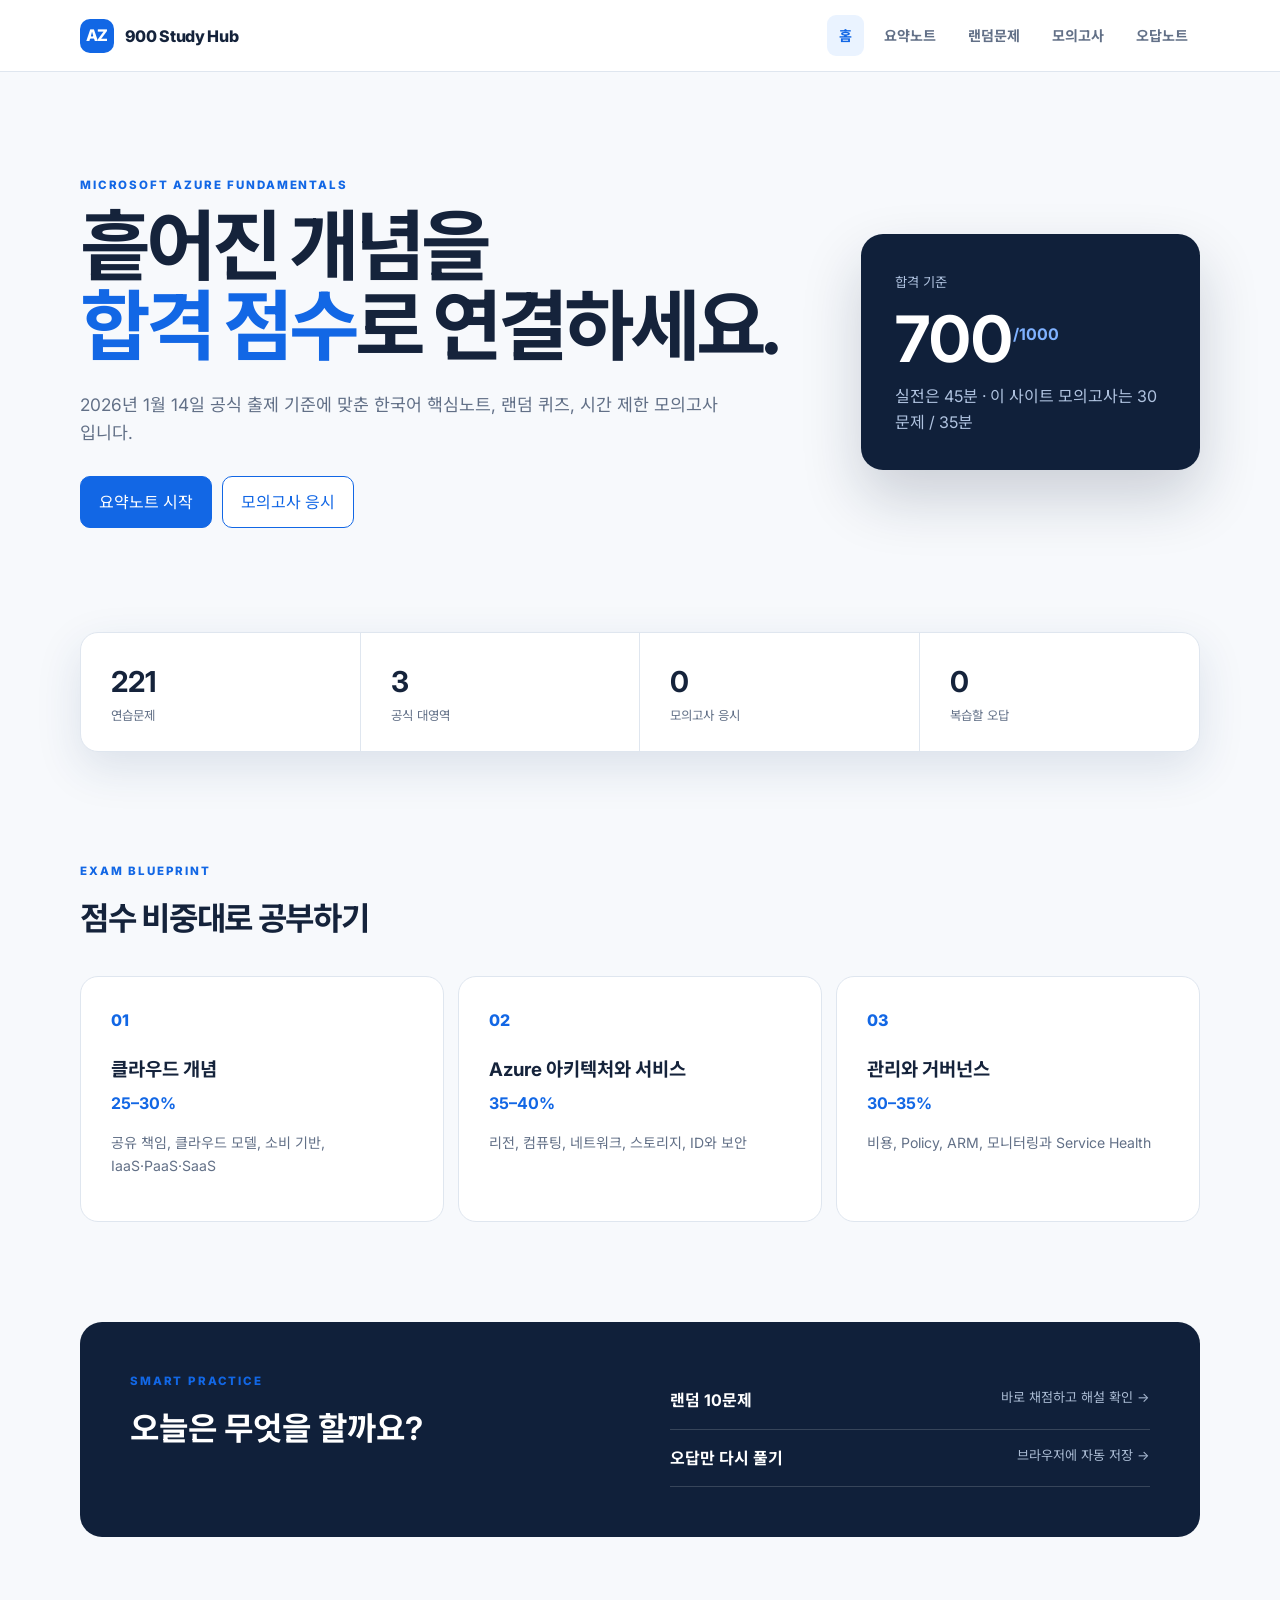
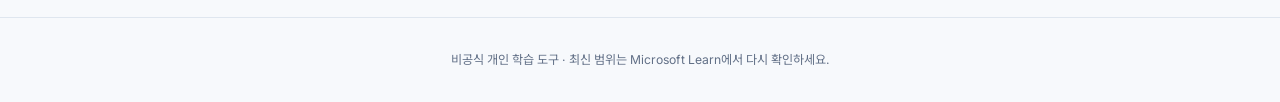
<file: index.html>
<!doctype html>
<html lang="ko">
<head>
  <meta charset="utf-8"><meta name="viewport" content="width=device-width,initial-scale=1">
  <meta name="description" content="AZ-900 Microsoft Azure Fundamentals 한국어 요약노트와 모의고사">
  <title>AZ-900 Study Hub</title><link rel="stylesheet" href="css/style.css">
</head>
<body><header class="nav"><a class="brand" href="index.html"><span>AZ</span> 900 Study Hub</a><nav><a class="active" href="index.html">홈</a><a href="summary.html">요약노트</a><a href="quiz.html?mode=random">랜덤문제</a><a href="quiz.html?mode=exam">모의고사</a><a href="quiz.html?mode=wrong">오답노트</a></nav></header>
<main class="container">
  <section class="hero"><div><p class="eyebrow">MICROSOFT AZURE FUNDAMENTALS</p><h1>흩어진 개념을<br><em>합격 점수</em>로 연결하세요.</h1><p class="lead">2026년 1월 14일 공식 출제 기준에 맞춘 한국어 핵심노트, 랜덤 퀴즈, 시간 제한 모의고사입니다.</p><div class="actions"><a class="btn" href="summary.html">요약노트 시작</a><a class="btn ghost" href="quiz.html?mode=exam">모의고사 응시</a></div></div><aside class="exam-card"><small>합격 기준</small><strong>700<sup>/1000</sup></strong><p>실전은 45분 · 이 사이트 모의고사는 30문제 / 35분</p></aside></section>
  <section class="stats"><article><b id="questionCount">—</b><span>연습문제</span></article><article><b>3</b><span>공식 대영역</span></article><article><b id="attemptCount">0</b><span>모의고사 응시</span></article><article><b id="wrongCount">0</b><span>복습할 오답</span></article></section>
  <section><div class="section-title"><p class="eyebrow">EXAM BLUEPRINT</p><h2>점수 비중대로 공부하기</h2></div><div class="domain-grid"><a href="summary.html#cloud"><span>01</span><h3>클라우드 개념</h3><b>25–30%</b><p>공유 책임, 클라우드 모델, 소비 기반, IaaS·PaaS·SaaS</p></a><a href="summary.html#services"><span>02</span><h3>Azure 아키텍처와 서비스</h3><b>35–40%</b><p>리전, 컴퓨팅, 네트워크, 스토리지, ID와 보안</p></a><a href="summary.html#governance"><span>03</span><h3>관리와 거버넌스</h3><b>30–35%</b><p>비용, Policy, ARM, 모니터링과 Service Health</p></a></div></section>
  <section class="quick"><div><p class="eyebrow">SMART PRACTICE</p><h2>오늘은 무엇을 할까요?</h2></div><div><a class="quick-link" href="quiz.html?mode=random"><b>랜덤 10문제</b><span>바로 채점하고 해설 확인 →</span></a><a class="quick-link" href="quiz.html?mode=wrong"><b>오답만 다시 풀기</b><span>브라우저에 자동 저장 →</span></a></div></section>
</main><footer>비공식 개인 학습 도구 · 최신 범위는 Microsoft Learn에서 다시 확인하세요.</footer>
<script src="js/data.js"></script><script>loadQuestions().then(x=>questionCount.textContent=x.length);attemptCount.textContent=getHistory().length;wrongCount.textContent=getWrongIds().length;</script></body></html>
</file>
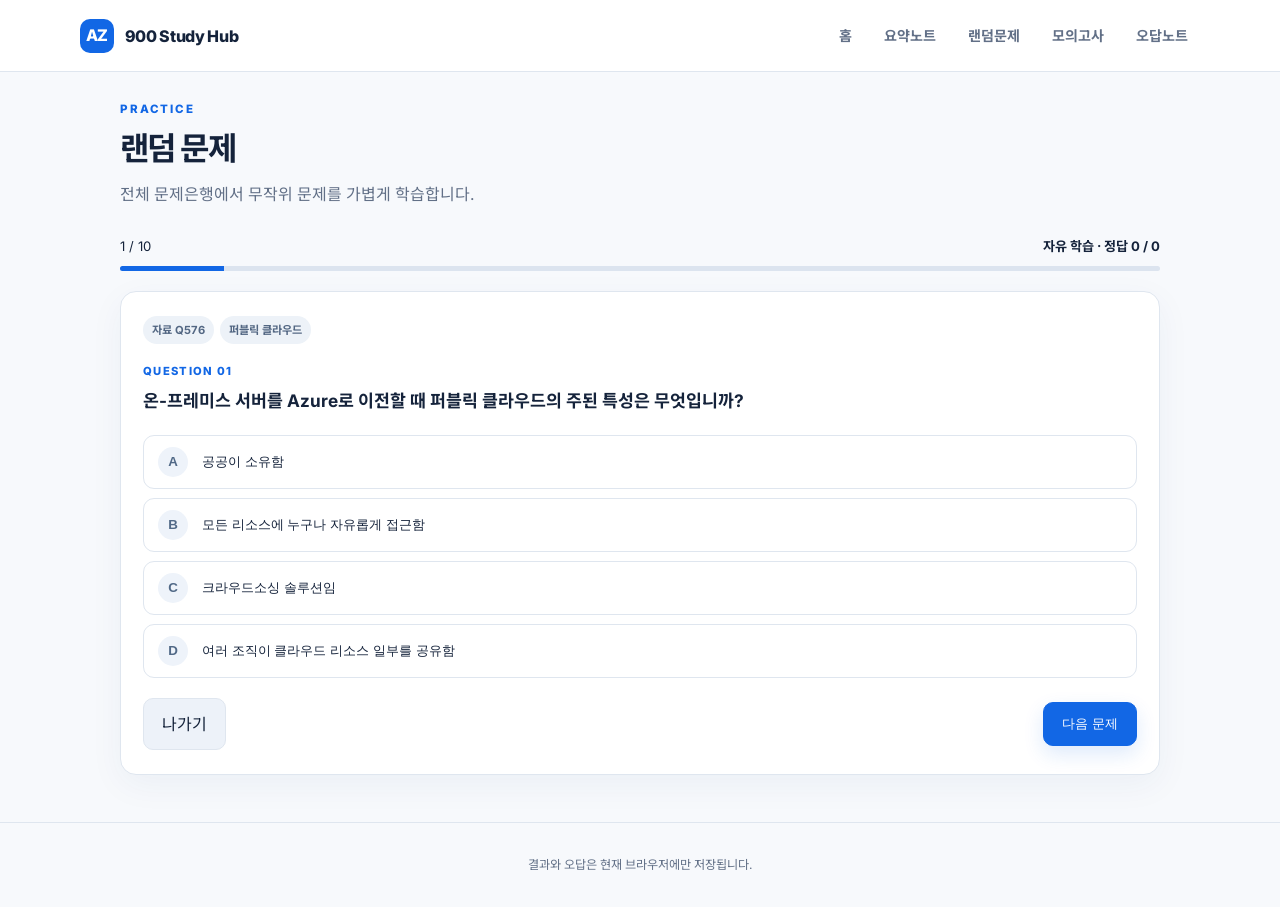
<file: quiz.html>
<!doctype html>
<html lang="ko">
<head>
  <meta charset="utf-8">
  <meta name="viewport" content="width=device-width,initial-scale=1">
  <meta name="description" content="AZ-900 랜덤문제와 실전 모의고사">
  <title>문제풀이 · AZ-900 Study Hub</title>
  <link rel="stylesheet" href="css/style.css?v=20260813-7">
</head>
<body>
  <header class="nav">
    <a class="brand" href="index.html"><span>AZ</span> 900 Study Hub</a>
    <nav><a href="index.html">홈</a><a href="summary.html">요약노트</a><a href="quiz.html?mode=random">랜덤문제</a><a href="quiz.html?mode=exam">모의고사</a><a href="quiz.html?mode=wrong">오답노트</a></nav>
  </header>
  <main class="container quiz-page">
    <section class="quiz-head">
      <div><p class="eyebrow" id="modeKicker">PRACTICE</p><h1 id="modeTitle">문제풀이</h1><p id="modeDesc"></p></div>
      <div class="timer" id="timer" hidden><small>남은 시간</small><b id="timerText">45:00</b></div>
    </section>
    <div class="quiz-bar" id="quizBar" hidden><div><span id="progressText"></span><b id="scoreText"></b></div><div class="progress"><i id="progressFill"></i></div></div>
    <section id="quizArea"></section>
    <section id="resultArea" class="result" hidden></section>
  </main>
  <footer>결과와 오답은 현재 브라우저에만 저장됩니다.</footer>
  <script src="js/data.js?v=20260813-7"></script>
  <script src="js/quiz.js?v=20260813-7"></script>
</body>
</html>
</file>
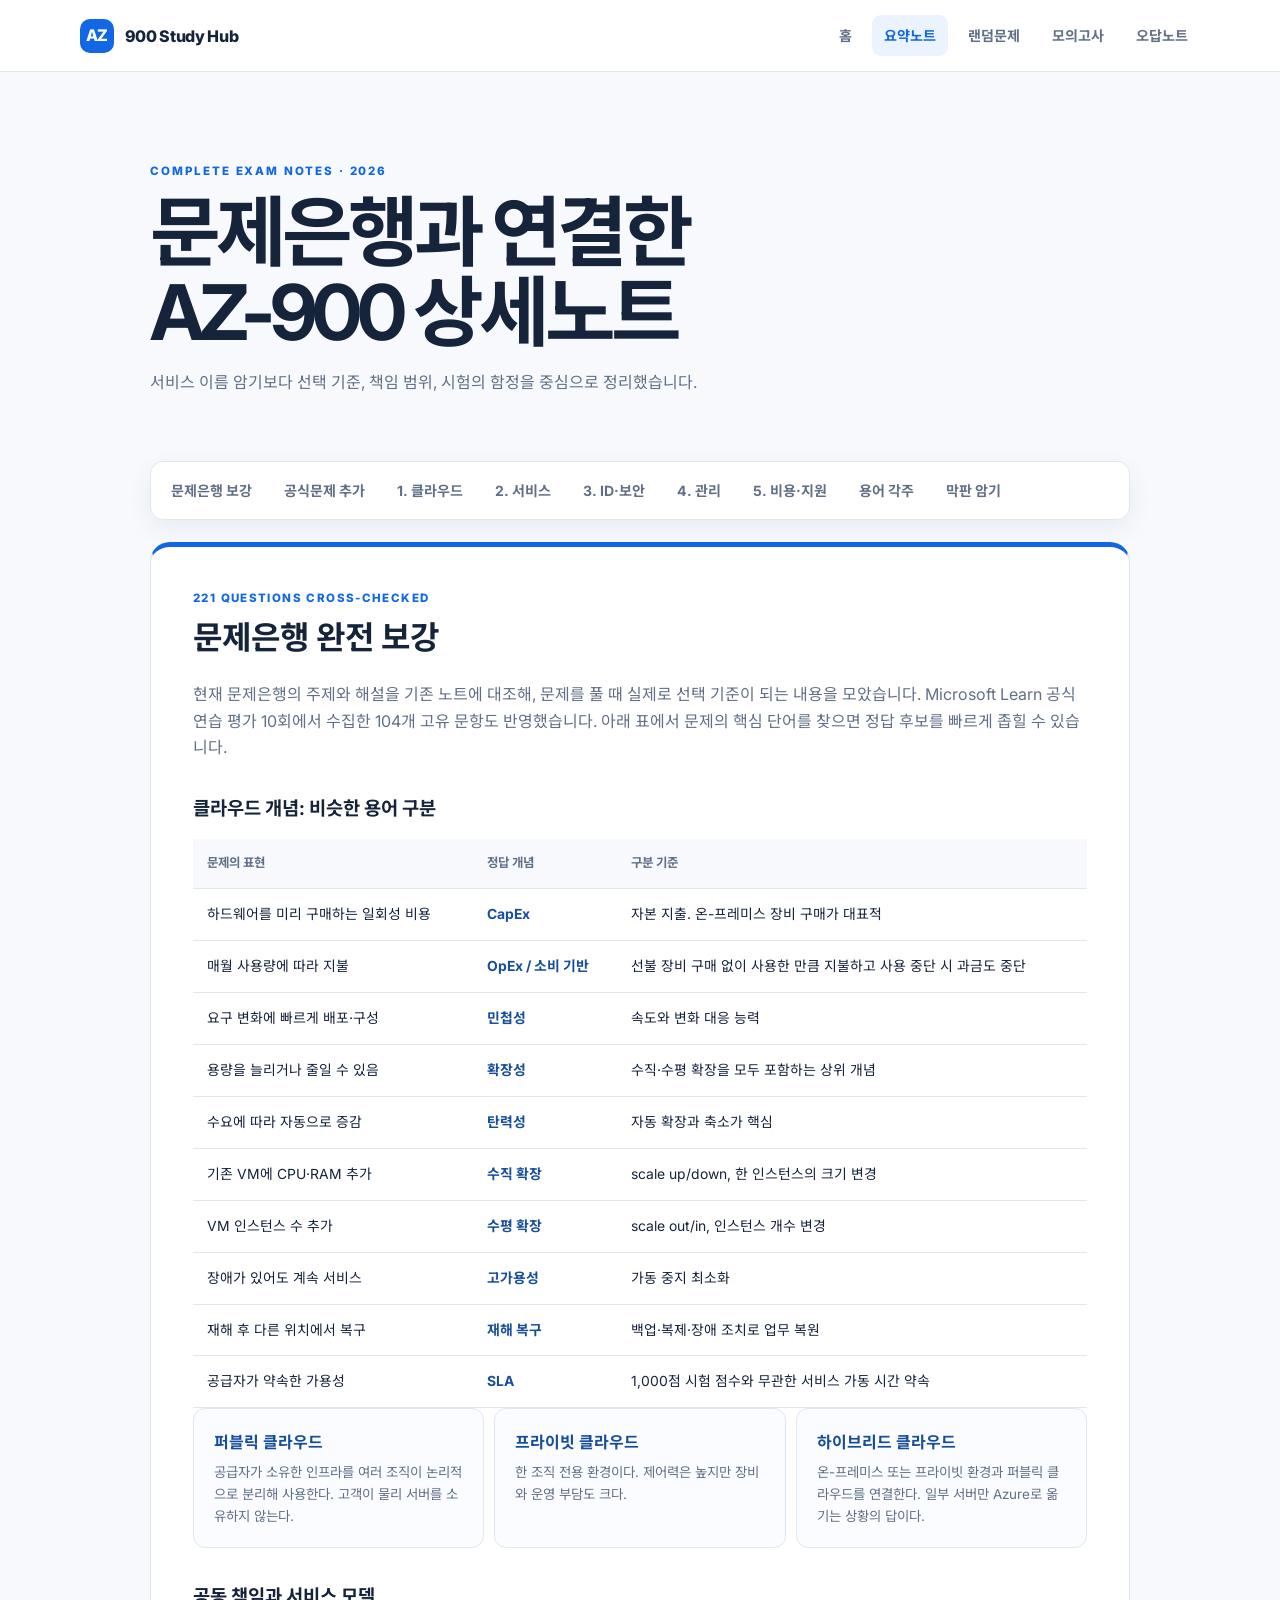
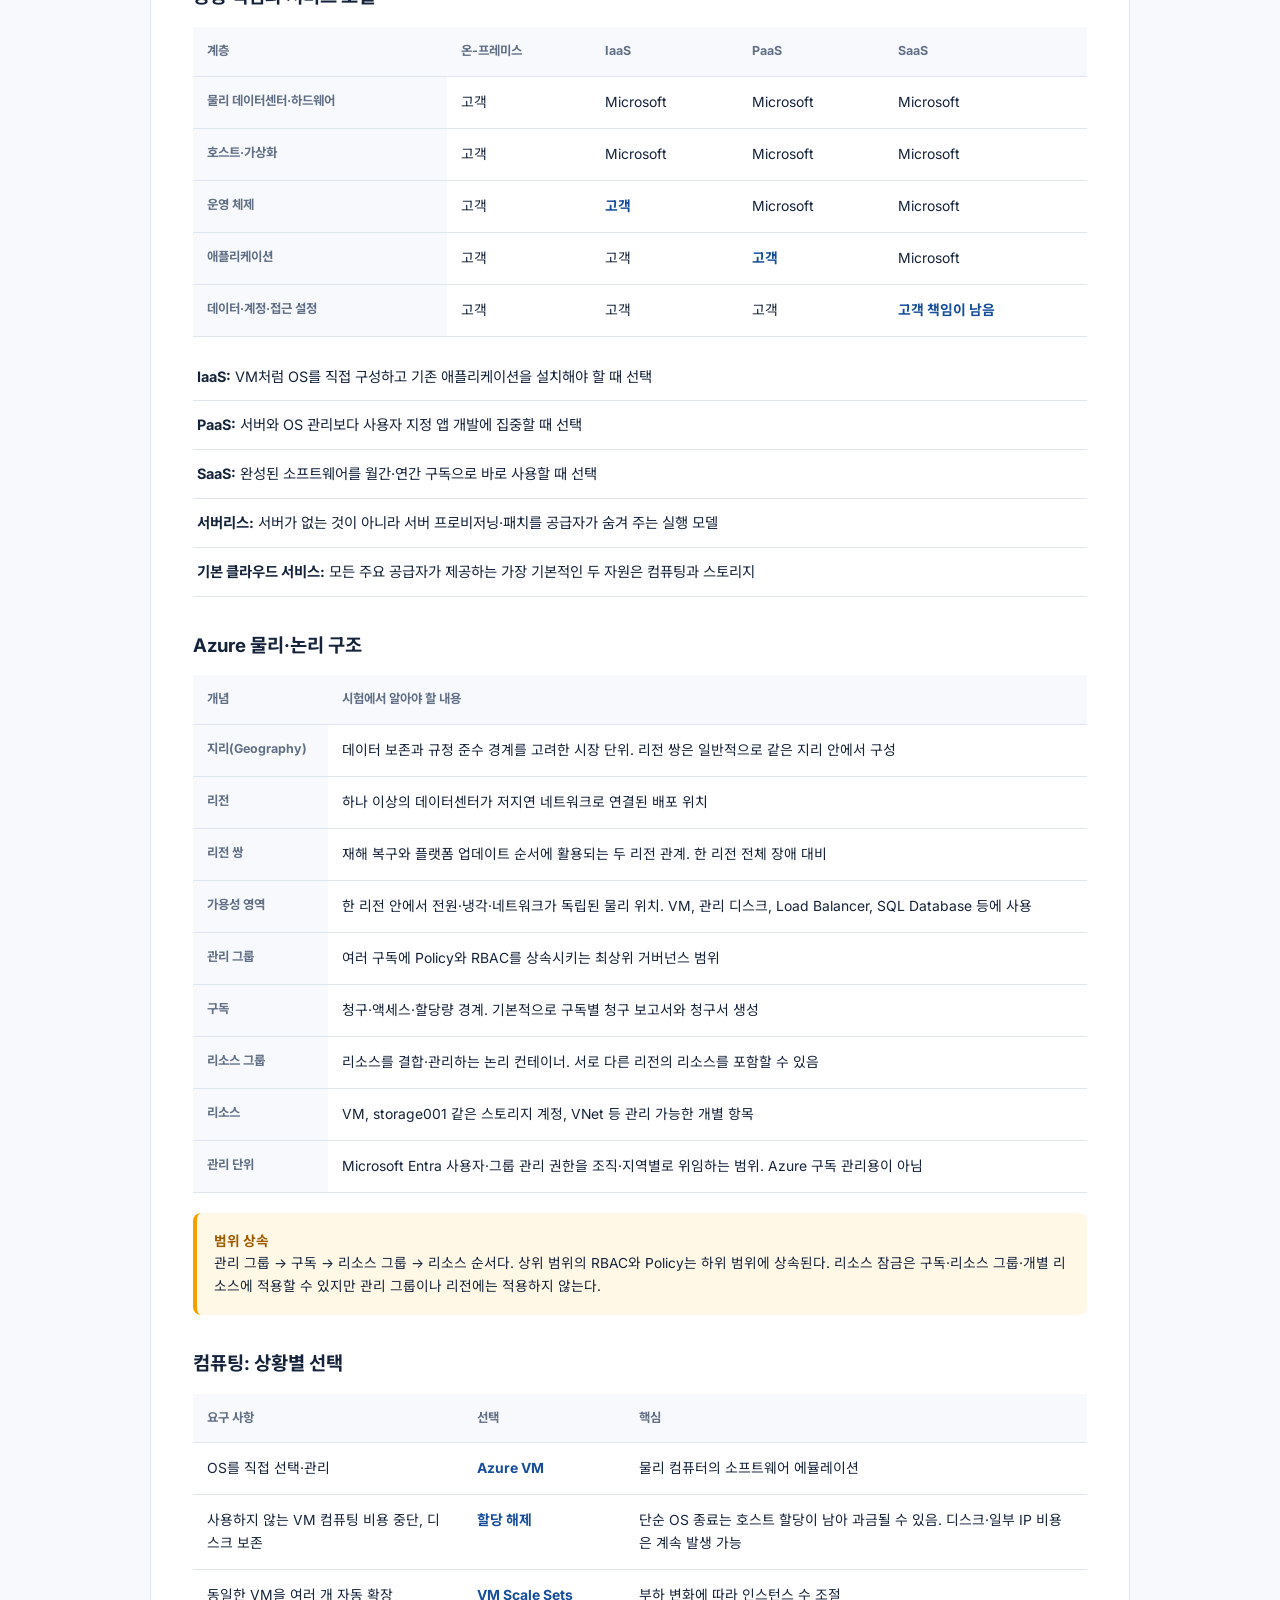
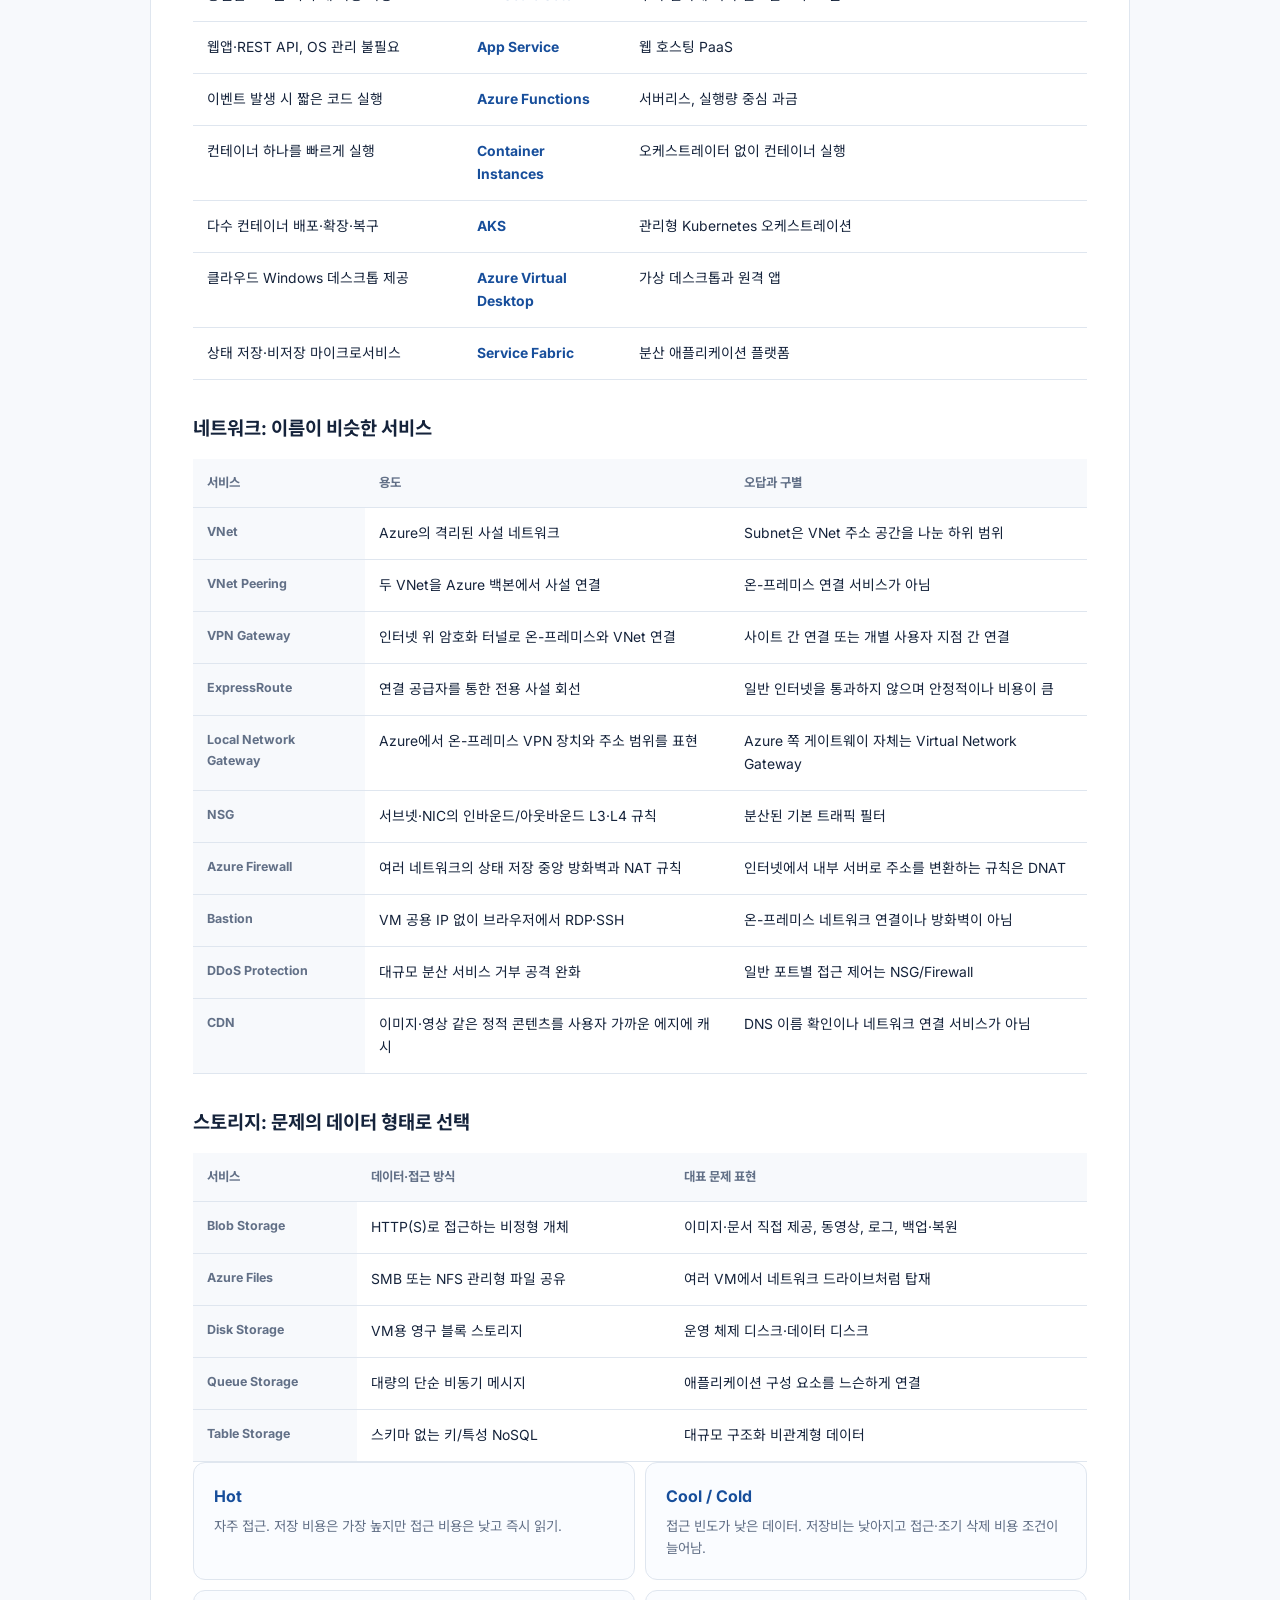
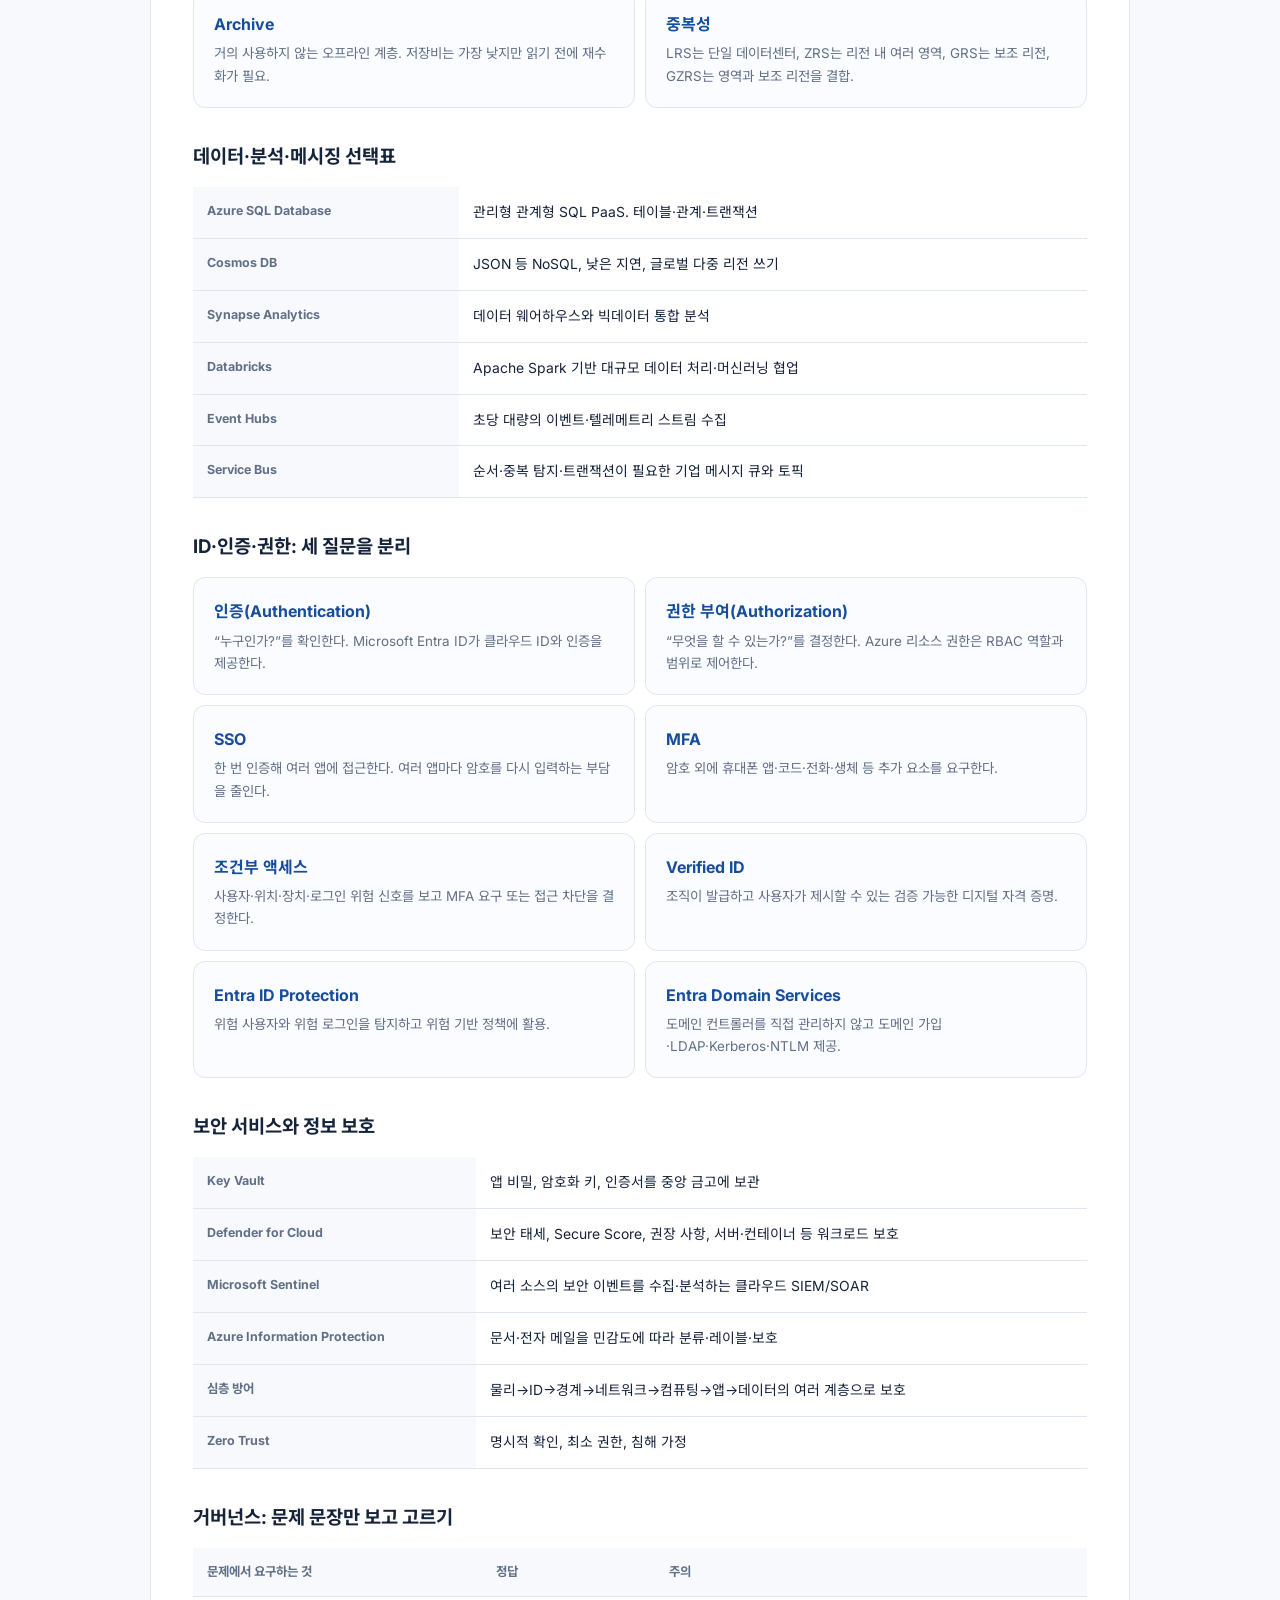
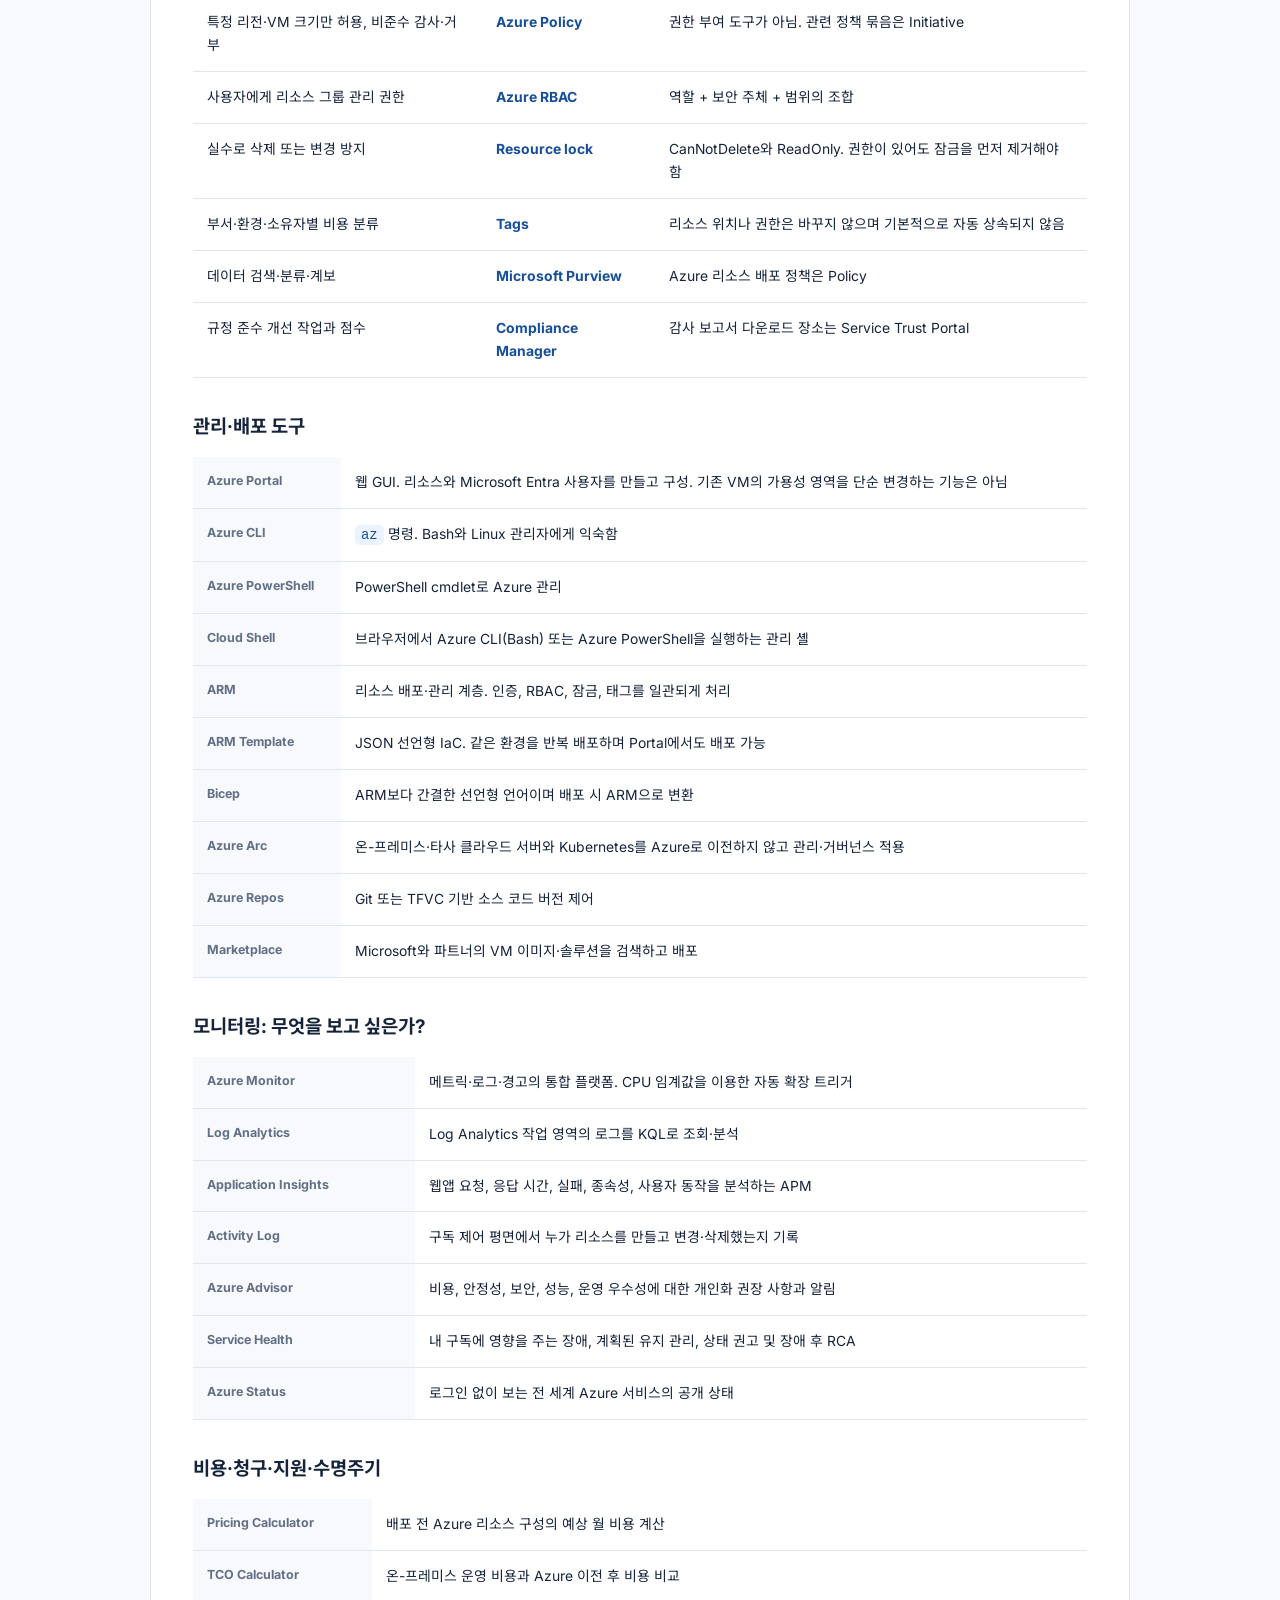
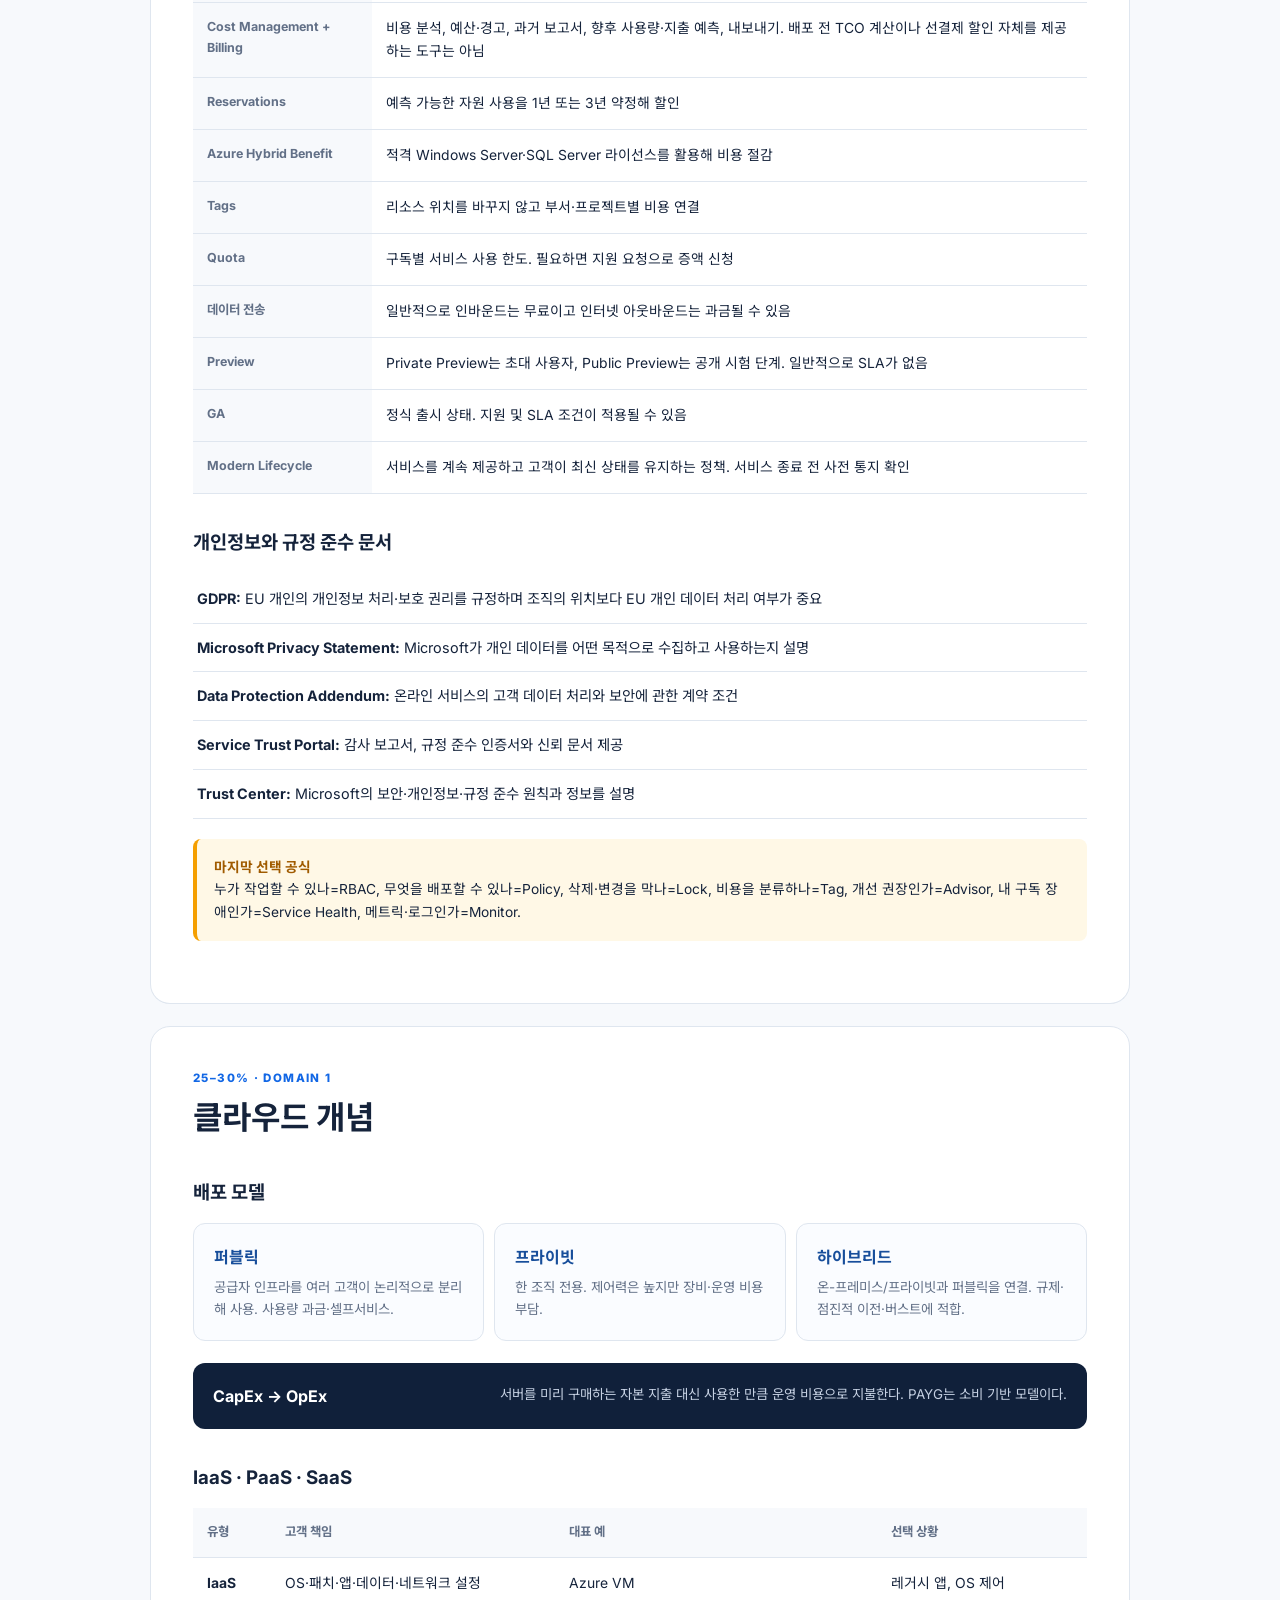
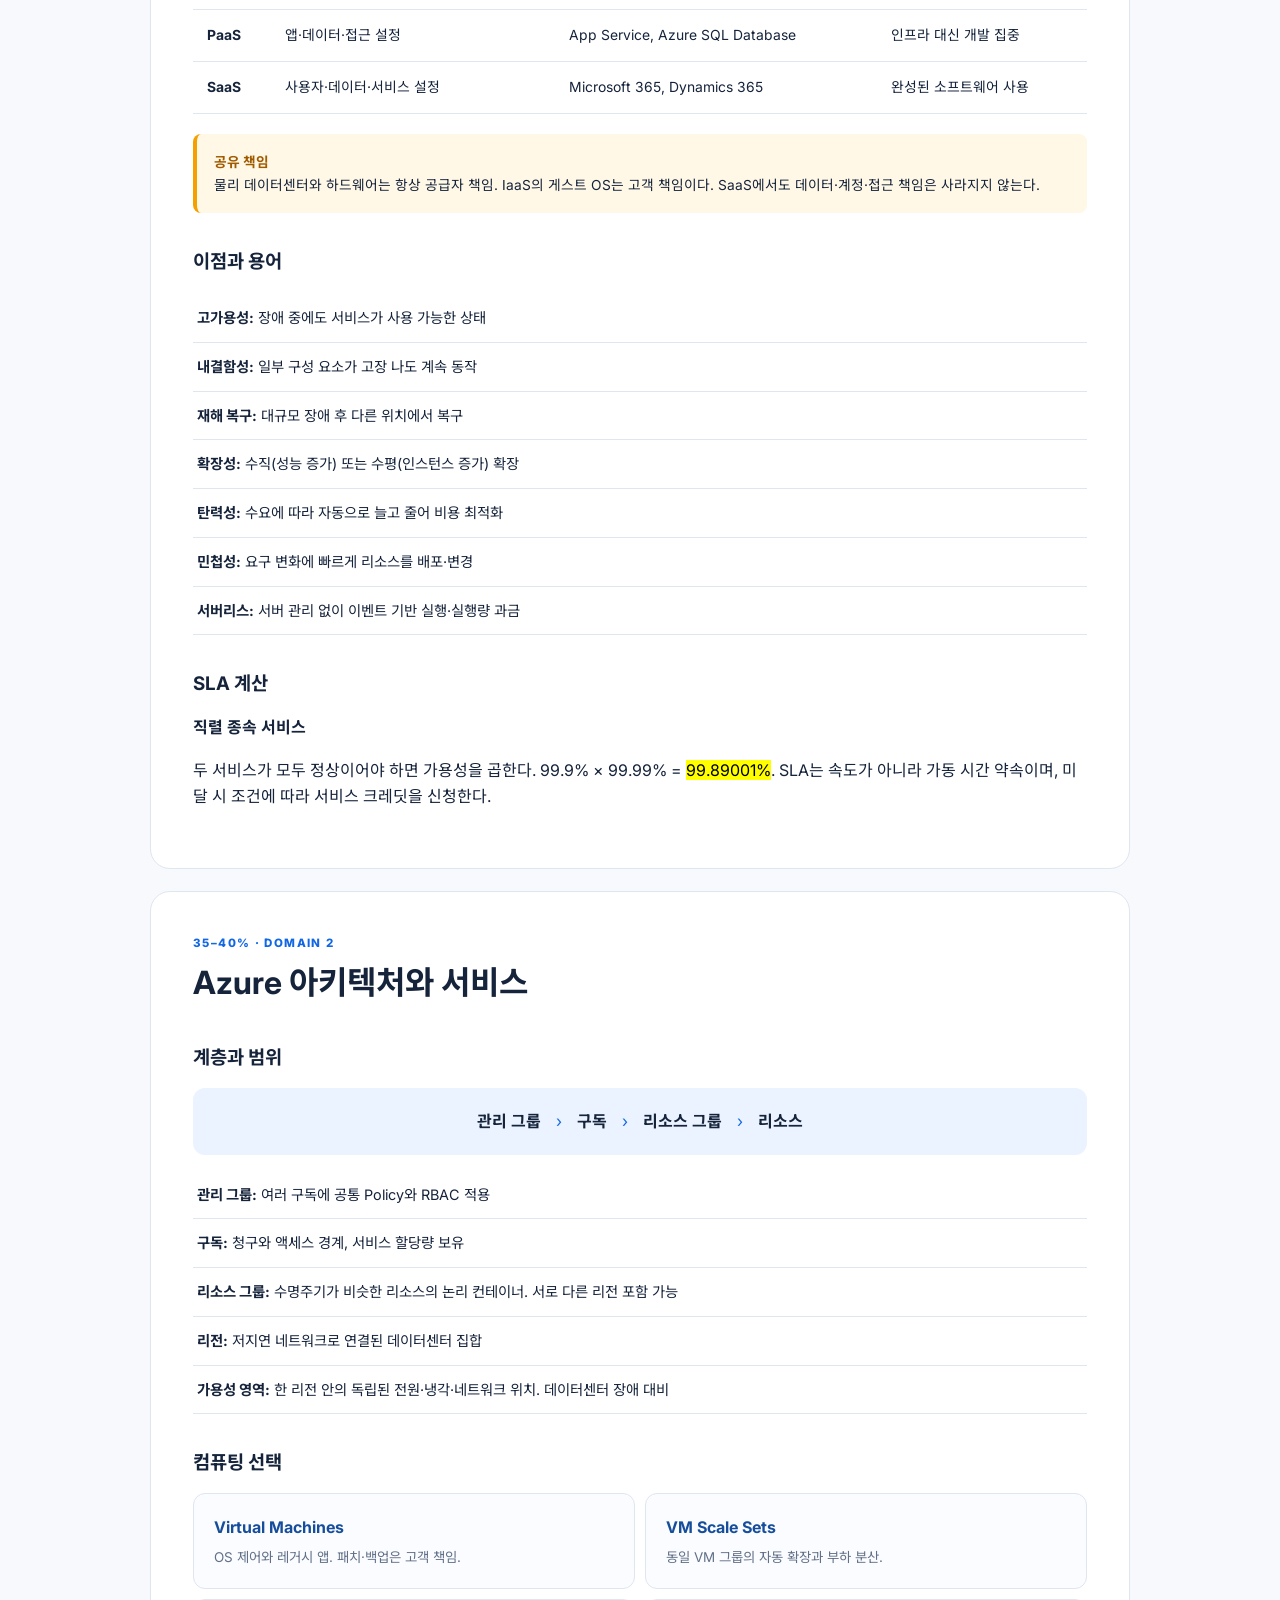
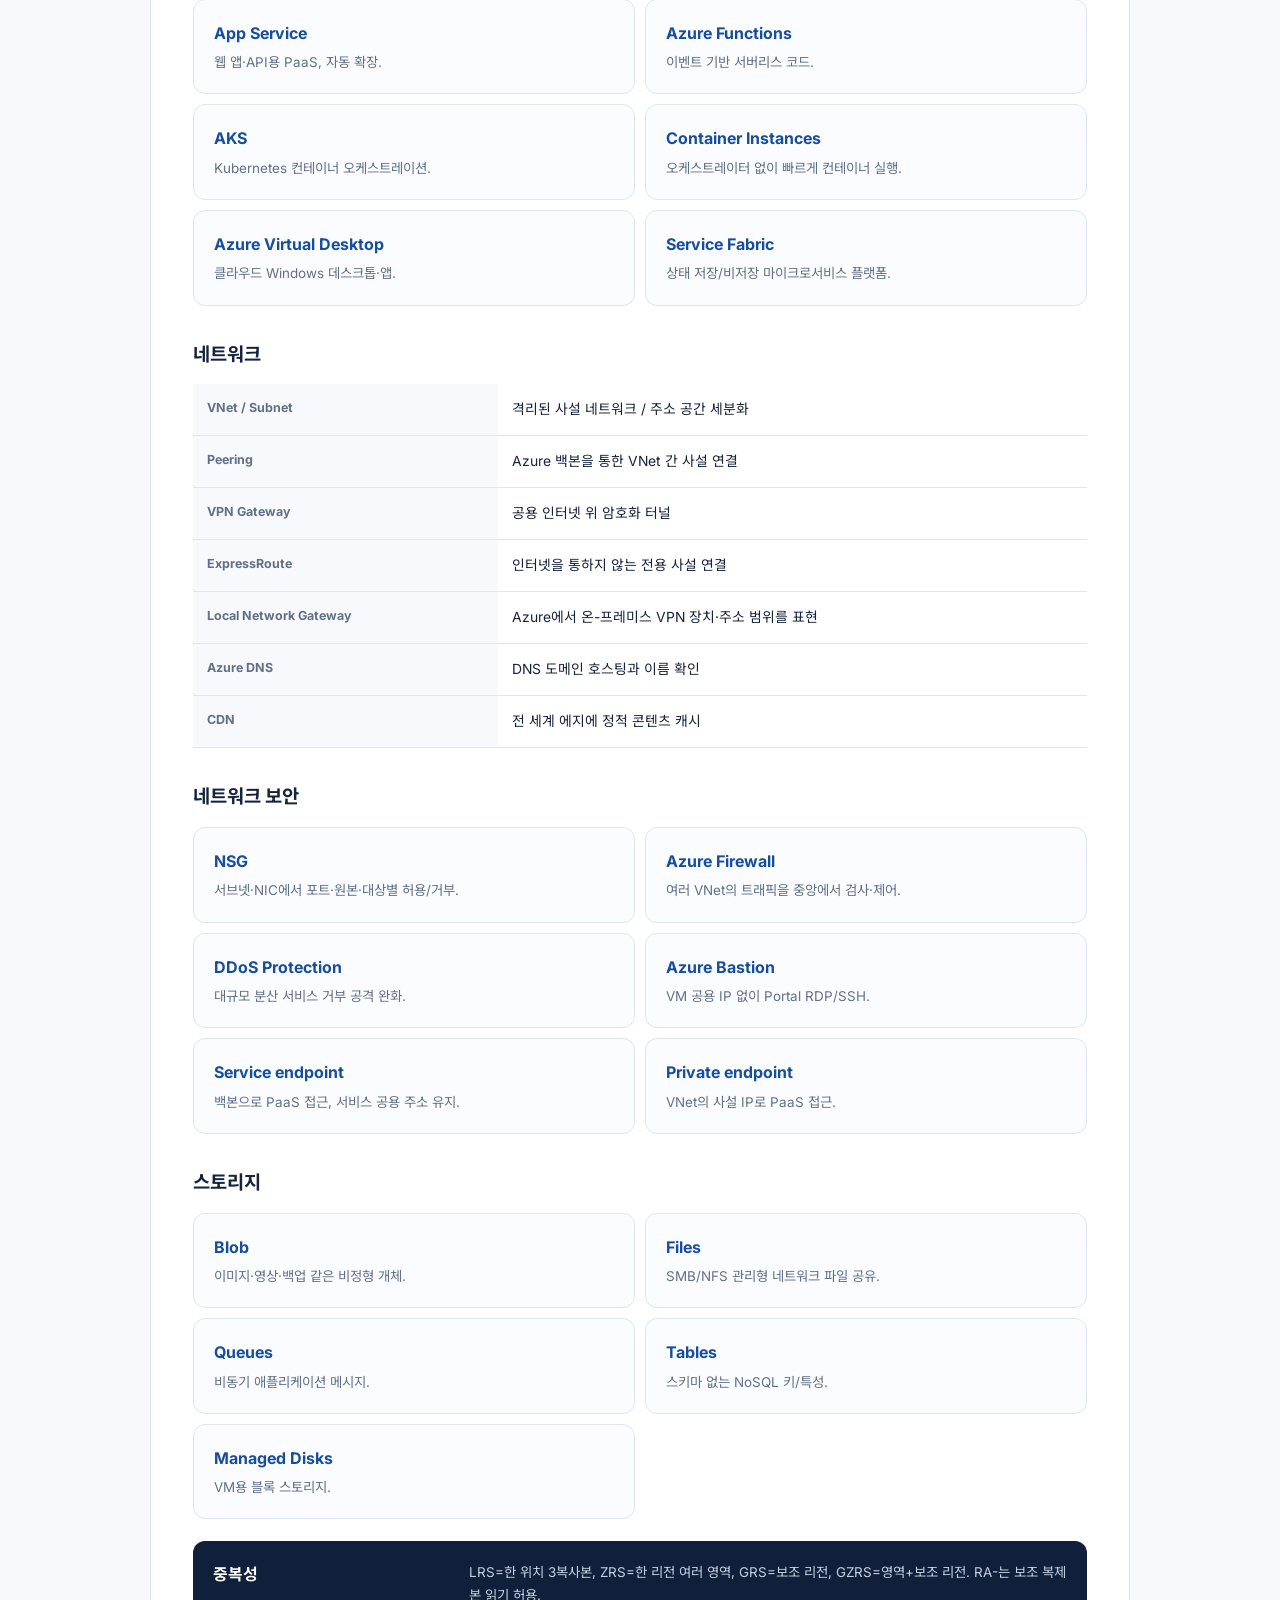
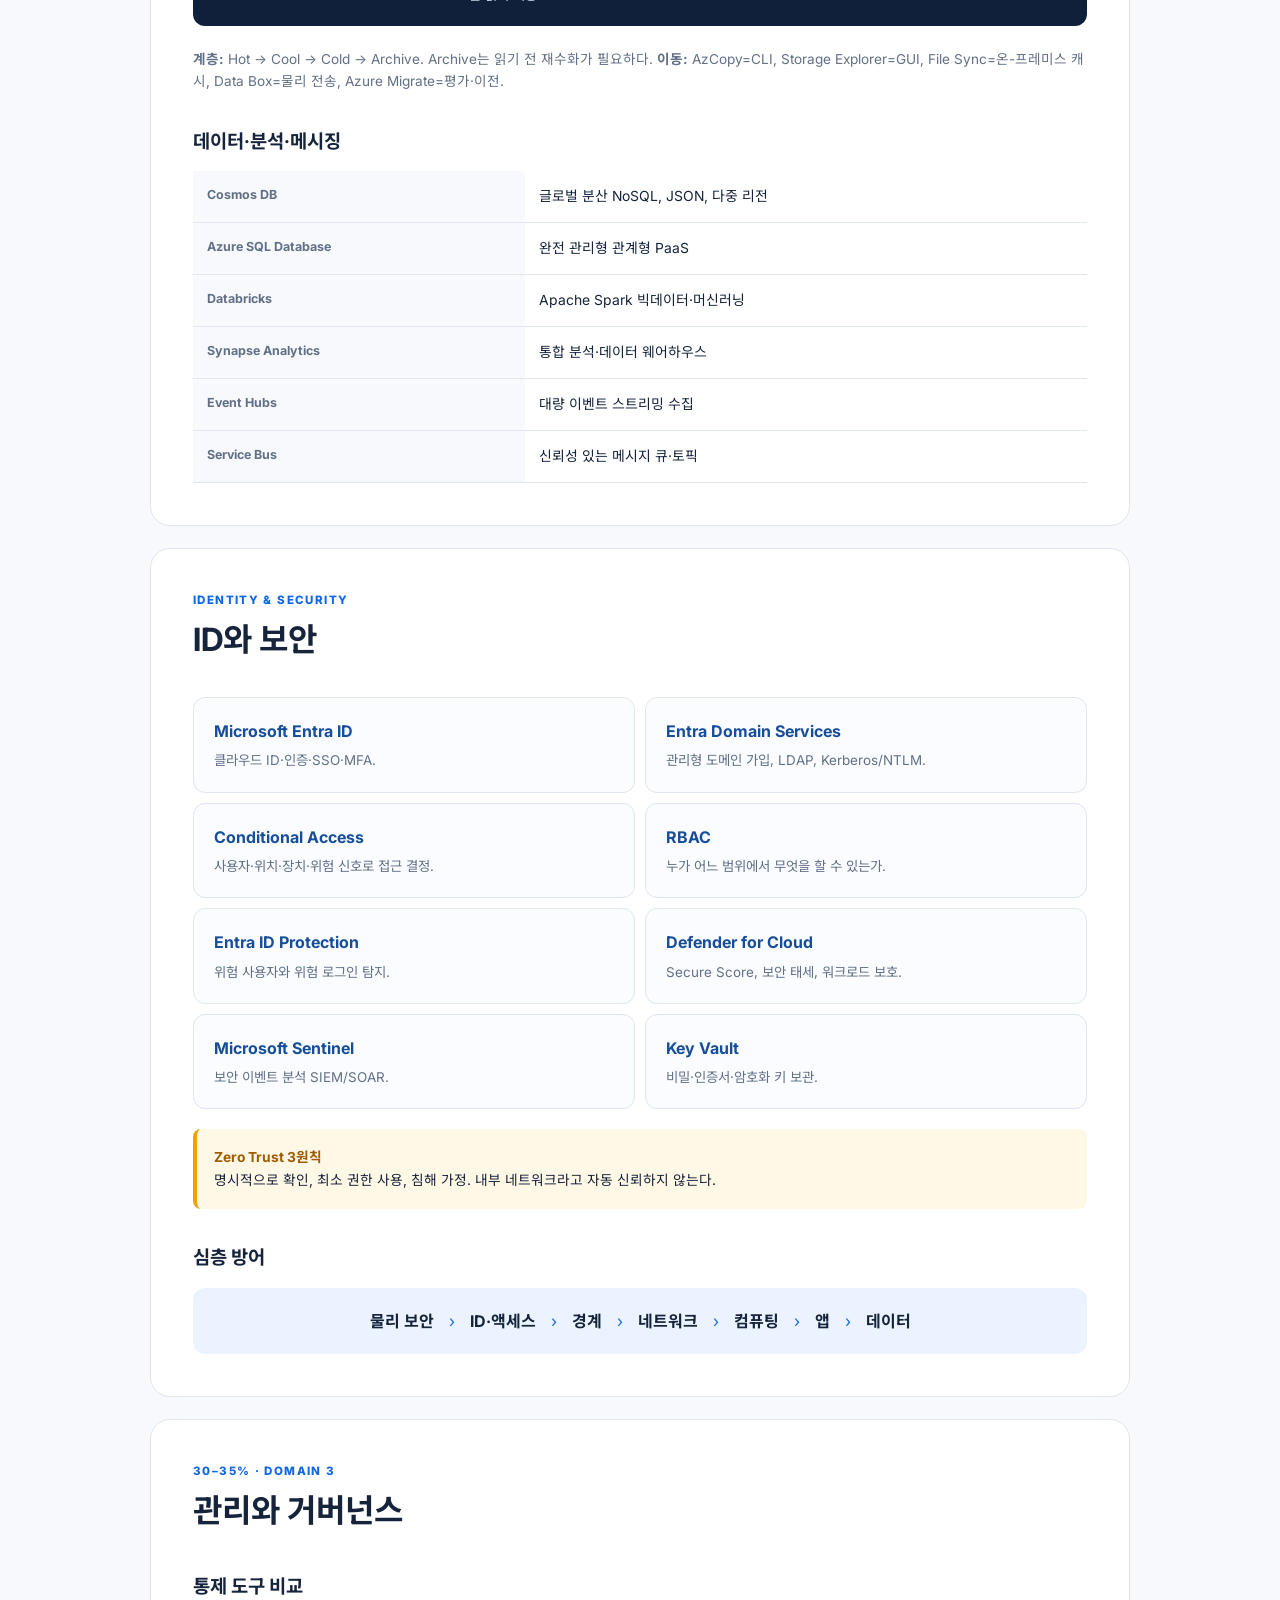
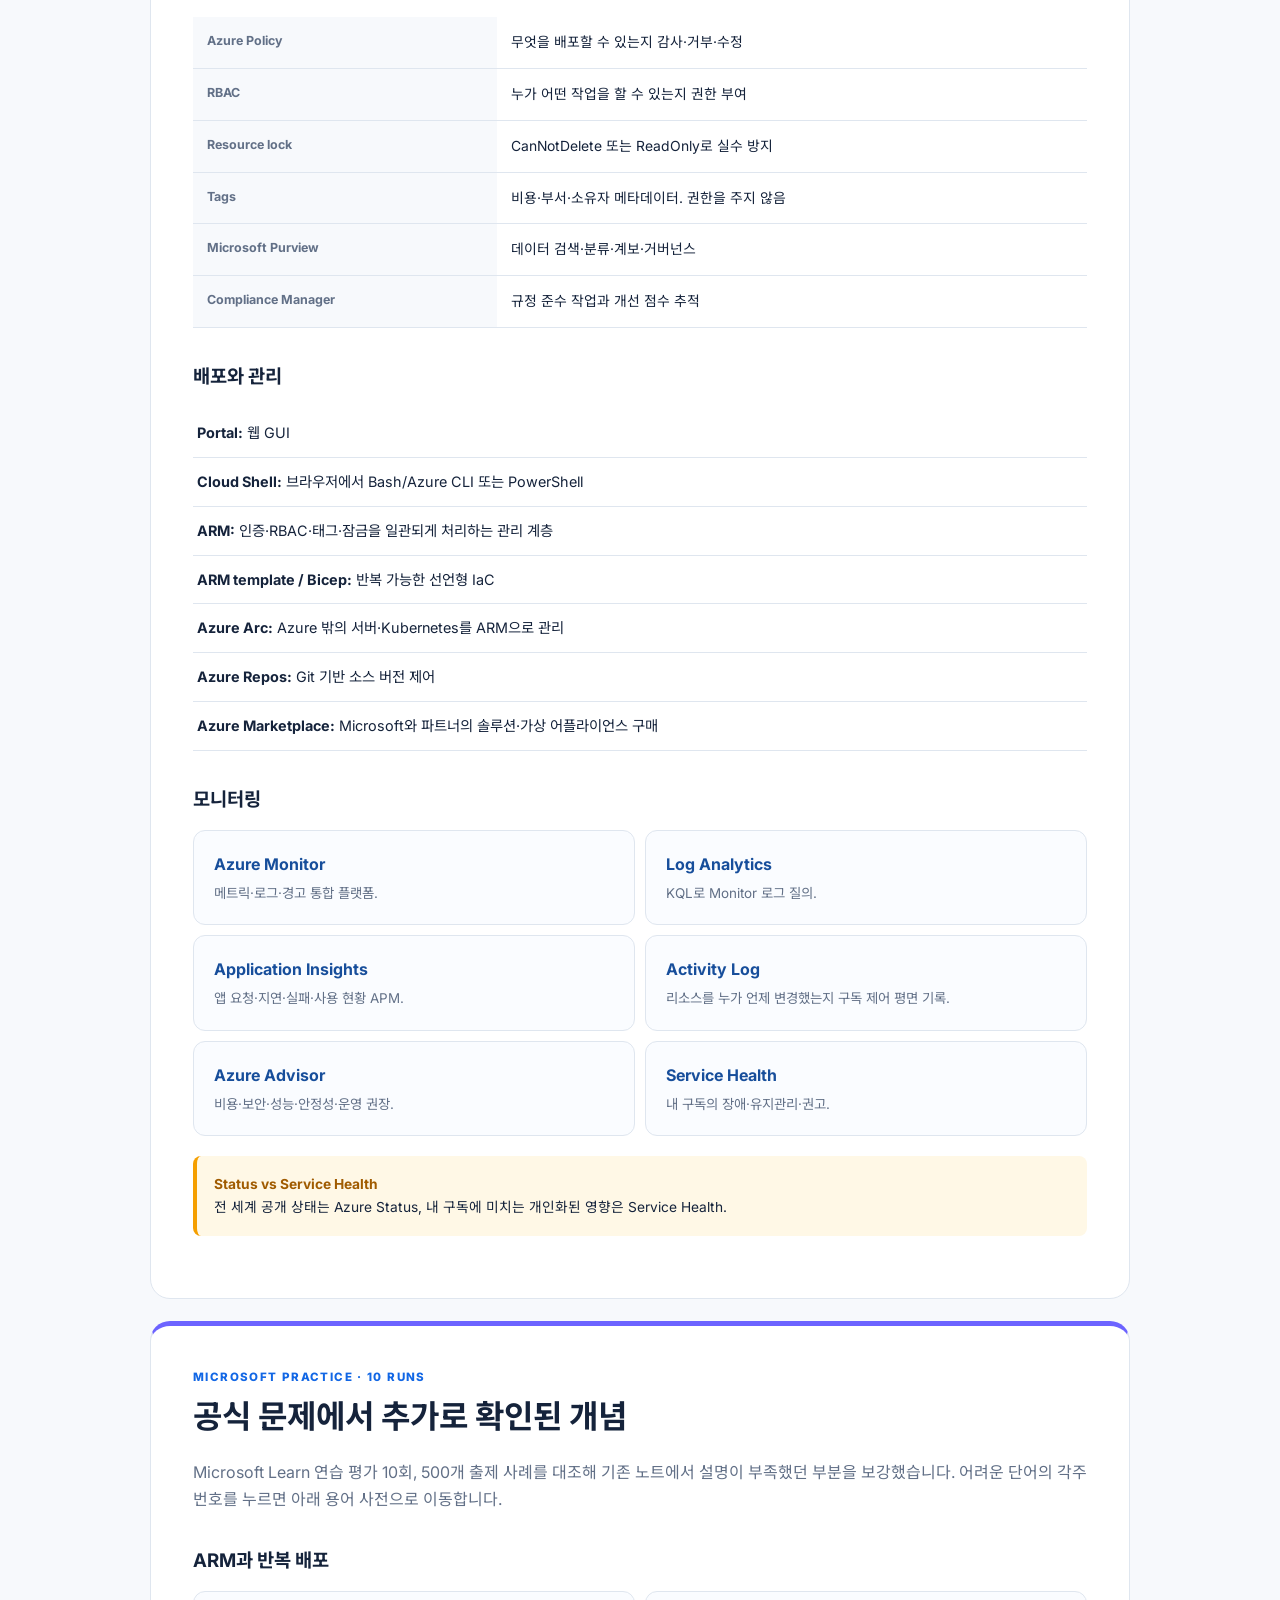
<file: summary.html>
<!doctype html><html lang="ko"><head><meta charset="utf-8"><meta name="viewport" content="width=device-width,initial-scale=1"><meta name="description" content="AZ-900 상세 핵심 요약노트"><title>요약노트 · AZ-900 Study Hub</title><link rel="stylesheet" href="css/style.css"></head><body>
<header class="nav"><a class="brand" href="index.html"><span>AZ</span> 900 Study Hub</a><nav><a href="index.html">홈</a><a class="active" href="summary.html">요약노트</a><a href="quiz.html?mode=random">랜덤문제</a><a href="quiz.html?mode=exam">모의고사</a><a href="quiz.html?mode=wrong">오답노트</a></nav></header>
<main class="container notes"><section class="notes-head"><p class="eyebrow">COMPLETE EXAM NOTES · 2026</p><h1>문제은행과 연결한<br>AZ-900 상세노트</h1><p>서비스 이름 암기보다 선택 기준, 책임 범위, 시험의 함정을 중심으로 정리했습니다.</p></section>
<nav class="toc"><a href="#exam-extra">문제은행 보강</a><a href="#official-extra">공식문제 추가</a><a href="#cloud">1. 클라우드</a><a href="#services">2. 서비스</a><a href="#security">3. ID·보안</a><a href="#governance">4. 관리</a><a href="#cost">5. 비용·지원</a><a href="#glossary">용어 각주</a><a href="#last">막판 암기</a></nav>
<section id="exam-extra" class="note-section exam-extra"><div class="kicker">221 QUESTIONS CROSS-CHECKED</div><h2>문제은행 완전 보강</h2><p class="section-intro">현재 문제은행의 주제와 해설을 기존 노트에 대조해, 문제를 풀 때 실제로 선택 기준이 되는 내용을 모았습니다. Microsoft Learn 공식 연습 평가 10회에서 수집한 104개 고유 문항도 반영했습니다. 아래 표에서 문제의 핵심 단어를 찾으면 정답 후보를 빠르게 좁힐 수 있습니다.</p>
<h3>클라우드 개념: 비슷한 용어 구분</h3><div class="table-wrap"><table><thead><tr><th>문제의 표현</th><th>정답 개념</th><th>구분 기준</th></tr></thead><tbody>
<tr><td>하드웨어를 미리 구매하는 일회성 비용</td><td><b>CapEx</b></td><td>자본 지출. 온-프레미스 장비 구매가 대표적</td></tr>
<tr><td>매월 사용량에 따라 지불</td><td><b>OpEx / 소비 기반</b></td><td>선불 장비 구매 없이 사용한 만큼 지불하고 사용 중단 시 과금도 중단</td></tr>
<tr><td>요구 변화에 빠르게 배포·구성</td><td><b>민첩성</b></td><td>속도와 변화 대응 능력</td></tr>
<tr><td>용량을 늘리거나 줄일 수 있음</td><td><b>확장성</b></td><td>수직·수평 확장을 모두 포함하는 상위 개념</td></tr>
<tr><td>수요에 따라 자동으로 증감</td><td><b>탄력성</b></td><td>자동 확장과 축소가 핵심</td></tr>
<tr><td>기존 VM에 CPU·RAM 추가</td><td><b>수직 확장</b></td><td>scale up/down, 한 인스턴스의 크기 변경</td></tr>
<tr><td>VM 인스턴스 수 추가</td><td><b>수평 확장</b></td><td>scale out/in, 인스턴스 개수 변경</td></tr>
<tr><td>장애가 있어도 계속 서비스</td><td><b>고가용성</b></td><td>가동 중지 최소화</td></tr>
<tr><td>재해 후 다른 위치에서 복구</td><td><b>재해 복구</b></td><td>백업·복제·장애 조치로 업무 복원</td></tr>
<tr><td>공급자가 약속한 가용성</td><td><b>SLA</b></td><td>1,000점 시험 점수와 무관한 서비스 가동 시간 약속</td></tr>
</tbody></table></div>
<div class="cards three"><article><b>퍼블릭 클라우드</b><p>공급자가 소유한 인프라를 여러 조직이 논리적으로 분리해 사용한다. 고객이 물리 서버를 소유하지 않는다.</p></article><article><b>프라이빗 클라우드</b><p>한 조직 전용 환경이다. 제어력은 높지만 장비와 운영 부담도 크다.</p></article><article><b>하이브리드 클라우드</b><p>온-프레미스 또는 프라이빗 환경과 퍼블릭 클라우드를 연결한다. 일부 서버만 Azure로 옮기는 상황의 답이다.</p></article></div>
<h3>공동 책임과 서비스 모델</h3><div class="table-wrap"><table><thead><tr><th>계층</th><th>온-프레미스</th><th>IaaS</th><th>PaaS</th><th>SaaS</th></tr></thead><tbody><tr><th>물리 데이터센터·하드웨어</th><td>고객</td><td>Microsoft</td><td>Microsoft</td><td>Microsoft</td></tr><tr><th>호스트·가상화</th><td>고객</td><td>Microsoft</td><td>Microsoft</td><td>Microsoft</td></tr><tr><th>운영 체제</th><td>고객</td><td><b>고객</b></td><td>Microsoft</td><td>Microsoft</td></tr><tr><th>애플리케이션</th><td>고객</td><td>고객</td><td><b>고객</b></td><td>Microsoft</td></tr><tr><th>데이터·계정·접근 설정</th><td>고객</td><td>고객</td><td>고객</td><td><b>고객 책임이 남음</b></td></tr></tbody></table></div>
<ul class="key-list"><li><b>IaaS:</b> VM처럼 OS를 직접 구성하고 기존 애플리케이션을 설치해야 할 때 선택</li><li><b>PaaS:</b> 서버와 OS 관리보다 사용자 지정 앱 개발에 집중할 때 선택</li><li><b>SaaS:</b> 완성된 소프트웨어를 월간·연간 구독으로 바로 사용할 때 선택</li><li><b>서버리스:</b> 서버가 없는 것이 아니라 서버 프로비저닝·패치를 공급자가 숨겨 주는 실행 모델</li><li><b>기본 클라우드 서비스:</b> 모든 주요 공급자가 제공하는 가장 기본적인 두 자원은 컴퓨팅과 스토리지</li></ul>
<h3>Azure 물리·논리 구조</h3><div class="table-wrap"><table><thead><tr><th>개념</th><th>시험에서 알아야 할 내용</th></tr></thead><tbody>
<tr><th>지리(Geography)</th><td>데이터 보존과 규정 준수 경계를 고려한 시장 단위. 리전 쌍은 일반적으로 같은 지리 안에서 구성</td></tr>
<tr><th>리전</th><td>하나 이상의 데이터센터가 저지연 네트워크로 연결된 배포 위치</td></tr>
<tr><th>리전 쌍</th><td>재해 복구와 플랫폼 업데이트 순서에 활용되는 두 리전 관계. 한 리전 전체 장애 대비</td></tr>
<tr><th>가용성 영역</th><td>한 리전 안에서 전원·냉각·네트워크가 독립된 물리 위치. VM, 관리 디스크, Load Balancer, SQL Database 등에 사용</td></tr>
<tr><th>관리 그룹</th><td>여러 구독에 Policy와 RBAC를 상속시키는 최상위 거버넌스 범위</td></tr>
<tr><th>구독</th><td>청구·액세스·할당량 경계. 기본적으로 구독별 청구 보고서와 청구서 생성</td></tr>
<tr><th>리소스 그룹</th><td>리소스를 결합·관리하는 논리 컨테이너. 서로 다른 리전의 리소스를 포함할 수 있음</td></tr>
<tr><th>리소스</th><td>VM, storage001 같은 스토리지 계정, VNet 등 관리 가능한 개별 항목</td></tr>
<tr><th>관리 단위</th><td>Microsoft Entra 사용자·그룹 관리 권한을 조직·지역별로 위임하는 범위. Azure 구독 관리용이 아님</td></tr>
</tbody></table></div><div class="trap"><b>범위 상속</b>관리 그룹 → 구독 → 리소스 그룹 → 리소스 순서다. 상위 범위의 RBAC와 Policy는 하위 범위에 상속된다. 리소스 잠금은 구독·리소스 그룹·개별 리소스에 적용할 수 있지만 관리 그룹이나 리전에는 적용하지 않는다.</div>
<h3>컴퓨팅: 상황별 선택</h3><div class="table-wrap"><table><thead><tr><th>요구 사항</th><th>선택</th><th>핵심</th></tr></thead><tbody>
<tr><td>OS를 직접 선택·관리</td><td><b>Azure VM</b></td><td>물리 컴퓨터의 소프트웨어 에뮬레이션</td></tr>
<tr><td>사용하지 않는 VM 컴퓨팅 비용 중단, 디스크 보존</td><td><b>할당 해제</b></td><td>단순 OS 종료는 호스트 할당이 남아 과금될 수 있음. 디스크·일부 IP 비용은 계속 발생 가능</td></tr>
<tr><td>동일한 VM을 여러 개 자동 확장</td><td><b>VM Scale Sets</b></td><td>부하 변화에 따라 인스턴스 수 조절</td></tr>
<tr><td>웹앱·REST API, OS 관리 불필요</td><td><b>App Service</b></td><td>웹 호스팅 PaaS</td></tr>
<tr><td>이벤트 발생 시 짧은 코드 실행</td><td><b>Azure Functions</b></td><td>서버리스, 실행량 중심 과금</td></tr>
<tr><td>컨테이너 하나를 빠르게 실행</td><td><b>Container Instances</b></td><td>오케스트레이터 없이 컨테이너 실행</td></tr>
<tr><td>다수 컨테이너 배포·확장·복구</td><td><b>AKS</b></td><td>관리형 Kubernetes 오케스트레이션</td></tr>
<tr><td>클라우드 Windows 데스크톱 제공</td><td><b>Azure Virtual Desktop</b></td><td>가상 데스크톱과 원격 앱</td></tr>
<tr><td>상태 저장·비저장 마이크로서비스</td><td><b>Service Fabric</b></td><td>분산 애플리케이션 플랫폼</td></tr>
</tbody></table></div>
<h3>네트워크: 이름이 비슷한 서비스</h3><div class="table-wrap"><table><thead><tr><th>서비스</th><th>용도</th><th>오답과 구별</th></tr></thead><tbody>
<tr><th>VNet</th><td>Azure의 격리된 사설 네트워크</td><td>Subnet은 VNet 주소 공간을 나눈 하위 범위</td></tr>
<tr><th>VNet Peering</th><td>두 VNet을 Azure 백본에서 사설 연결</td><td>온-프레미스 연결 서비스가 아님</td></tr>
<tr><th>VPN Gateway</th><td>인터넷 위 암호화 터널로 온-프레미스와 VNet 연결</td><td>사이트 간 연결 또는 개별 사용자 지점 간 연결</td></tr>
<tr><th>ExpressRoute</th><td>연결 공급자를 통한 전용 사설 회선</td><td>일반 인터넷을 통과하지 않으며 안정적이나 비용이 큼</td></tr>
<tr><th>Local Network Gateway</th><td>Azure에서 온-프레미스 VPN 장치와 주소 범위를 표현</td><td>Azure 쪽 게이트웨이 자체는 Virtual Network Gateway</td></tr>
<tr><th>NSG</th><td>서브넷·NIC의 인바운드/아웃바운드 L3·L4 규칙</td><td>분산된 기본 트래픽 필터</td></tr>
<tr><th>Azure Firewall</th><td>여러 네트워크의 상태 저장 중앙 방화벽과 NAT 규칙</td><td>인터넷에서 내부 서버로 주소를 변환하는 규칙은 DNAT</td></tr>
<tr><th>Bastion</th><td>VM 공용 IP 없이 브라우저에서 RDP·SSH</td><td>온-프레미스 네트워크 연결이나 방화벽이 아님</td></tr>
<tr><th>DDoS Protection</th><td>대규모 분산 서비스 거부 공격 완화</td><td>일반 포트별 접근 제어는 NSG/Firewall</td></tr>
<tr><th>CDN</th><td>이미지·영상 같은 정적 콘텐츠를 사용자 가까운 에지에 캐시</td><td>DNS 이름 확인이나 네트워크 연결 서비스가 아님</td></tr>
</tbody></table></div>
<h3>스토리지: 문제의 데이터 형태로 선택</h3><div class="table-wrap"><table><thead><tr><th>서비스</th><th>데이터·접근 방식</th><th>대표 문제 표현</th></tr></thead><tbody>
<tr><th>Blob Storage</th><td>HTTP(S)로 접근하는 비정형 개체</td><td>이미지·문서 직접 제공, 동영상, 로그, 백업·복원</td></tr>
<tr><th>Azure Files</th><td>SMB 또는 NFS 관리형 파일 공유</td><td>여러 VM에서 네트워크 드라이브처럼 탑재</td></tr>
<tr><th>Disk Storage</th><td>VM용 영구 블록 스토리지</td><td>운영 체제 디스크·데이터 디스크</td></tr>
<tr><th>Queue Storage</th><td>대량의 단순 비동기 메시지</td><td>애플리케이션 구성 요소를 느슨하게 연결</td></tr>
<tr><th>Table Storage</th><td>스키마 없는 키/특성 NoSQL</td><td>대규모 구조화 비관계형 데이터</td></tr>
</tbody></table></div>
<div class="cards"><article><b>Hot</b><p>자주 접근. 저장 비용은 가장 높지만 접근 비용은 낮고 즉시 읽기.</p></article><article><b>Cool / Cold</b><p>접근 빈도가 낮은 데이터. 저장비는 낮아지고 접근·조기 삭제 비용 조건이 늘어남.</p></article><article><b>Archive</b><p>거의 사용하지 않는 오프라인 계층. 저장비는 가장 낮지만 읽기 전에 재수화가 필요.</p></article><article><b>중복성</b><p>LRS는 단일 데이터센터, ZRS는 리전 내 여러 영역, GRS는 보조 리전, GZRS는 영역과 보조 리전을 결합.</p></article></div>
<h3>데이터·분석·메시징 선택표</h3><div class="table-wrap"><table><tbody><tr><th>Azure SQL Database</th><td>관리형 관계형 SQL PaaS. 테이블·관계·트랜잭션</td></tr><tr><th>Cosmos DB</th><td>JSON 등 NoSQL, 낮은 지연, 글로벌 다중 리전 쓰기</td></tr><tr><th>Synapse Analytics</th><td>데이터 웨어하우스와 빅데이터 통합 분석</td></tr><tr><th>Databricks</th><td>Apache Spark 기반 대규모 데이터 처리·머신러닝 협업</td></tr><tr><th>Event Hubs</th><td>초당 대량의 이벤트·텔레메트리 스트림 수집</td></tr><tr><th>Service Bus</th><td>순서·중복 탐지·트랜잭션이 필요한 기업 메시지 큐와 토픽</td></tr></tbody></table></div>
<h3>ID·인증·권한: 세 질문을 분리</h3><div class="cards"><article><b>인증(Authentication)</b><p>“누구인가?”를 확인한다. Microsoft Entra ID가 클라우드 ID와 인증을 제공한다.</p></article><article><b>권한 부여(Authorization)</b><p>“무엇을 할 수 있는가?”를 결정한다. Azure 리소스 권한은 RBAC 역할과 범위로 제어한다.</p></article><article><b>SSO</b><p>한 번 인증해 여러 앱에 접근한다. 여러 앱마다 암호를 다시 입력하는 부담을 줄인다.</p></article><article><b>MFA</b><p>암호 외에 휴대폰 앱·코드·전화·생체 등 추가 요소를 요구한다.</p></article><article><b>조건부 액세스</b><p>사용자·위치·장치·로그인 위험 신호를 보고 MFA 요구 또는 접근 차단을 결정한다.</p></article><article><b>Verified ID</b><p>조직이 발급하고 사용자가 제시할 수 있는 검증 가능한 디지털 자격 증명.</p></article><article><b>Entra ID Protection</b><p>위험 사용자와 위험 로그인을 탐지하고 위험 기반 정책에 활용.</p></article><article><b>Entra Domain Services</b><p>도메인 컨트롤러를 직접 관리하지 않고 도메인 가입·LDAP·Kerberos·NTLM 제공.</p></article></div>
<h3>보안 서비스와 정보 보호</h3><div class="table-wrap"><table><tbody><tr><th>Key Vault</th><td>앱 비밀, 암호화 키, 인증서를 중앙 금고에 보관</td></tr><tr><th>Defender for Cloud</th><td>보안 태세, Secure Score, 권장 사항, 서버·컨테이너 등 워크로드 보호</td></tr><tr><th>Microsoft Sentinel</th><td>여러 소스의 보안 이벤트를 수집·분석하는 클라우드 SIEM/SOAR</td></tr><tr><th>Azure Information Protection</th><td>문서·전자 메일을 민감도에 따라 분류·레이블·보호</td></tr><tr><th>심층 방어</th><td>물리→ID→경계→네트워크→컴퓨팅→앱→데이터의 여러 계층으로 보호</td></tr><tr><th>Zero Trust</th><td>명시적 확인, 최소 권한, 침해 가정</td></tr></tbody></table></div>
<h3>거버넌스: 문제 문장만 보고 고르기</h3><div class="table-wrap"><table><thead><tr><th>문제에서 요구하는 것</th><th>정답</th><th>주의</th></tr></thead><tbody>
<tr><td>특정 리전·VM 크기만 허용, 비준수 감사·거부</td><td><b>Azure Policy</b></td><td>권한 부여 도구가 아님. 관련 정책 묶음은 Initiative</td></tr>
<tr><td>사용자에게 리소스 그룹 관리 권한</td><td><b>Azure RBAC</b></td><td>역할 + 보안 주체 + 범위의 조합</td></tr>
<tr><td>실수로 삭제 또는 변경 방지</td><td><b>Resource lock</b></td><td>CanNotDelete와 ReadOnly. 권한이 있어도 잠금을 먼저 제거해야 함</td></tr>
<tr><td>부서·환경·소유자별 비용 분류</td><td><b>Tags</b></td><td>리소스 위치나 권한은 바꾸지 않으며 기본적으로 자동 상속되지 않음</td></tr>
<tr><td>데이터 검색·분류·계보</td><td><b>Microsoft Purview</b></td><td>Azure 리소스 배포 정책은 Policy</td></tr>
<tr><td>규정 준수 개선 작업과 점수</td><td><b>Compliance Manager</b></td><td>감사 보고서 다운로드 장소는 Service Trust Portal</td></tr>
</tbody></table></div>
<h3>관리·배포 도구</h3><div class="table-wrap"><table><tbody><tr><th>Azure Portal</th><td>웹 GUI. 리소스와 Microsoft Entra 사용자를 만들고 구성. 기존 VM의 가용성 영역을 단순 변경하는 기능은 아님</td></tr><tr><th>Azure CLI</th><td><code>az</code> 명령. Bash와 Linux 관리자에게 익숙함</td></tr><tr><th>Azure PowerShell</th><td>PowerShell cmdlet로 Azure 관리</td></tr><tr><th>Cloud Shell</th><td>브라우저에서 Azure CLI(Bash) 또는 Azure PowerShell을 실행하는 관리 셸</td></tr><tr><th>ARM</th><td>리소스 배포·관리 계층. 인증, RBAC, 잠금, 태그를 일관되게 처리</td></tr><tr><th>ARM Template</th><td>JSON 선언형 IaC. 같은 환경을 반복 배포하며 Portal에서도 배포 가능</td></tr><tr><th>Bicep</th><td>ARM보다 간결한 선언형 언어이며 배포 시 ARM으로 변환</td></tr><tr><th>Azure Arc</th><td>온-프레미스·타사 클라우드 서버와 Kubernetes를 Azure로 이전하지 않고 관리·거버넌스 적용</td></tr><tr><th>Azure Repos</th><td>Git 또는 TFVC 기반 소스 코드 버전 제어</td></tr><tr><th>Marketplace</th><td>Microsoft와 파트너의 VM 이미지·솔루션을 검색하고 배포</td></tr></tbody></table></div>
<h3>모니터링: 무엇을 보고 싶은가?</h3><div class="table-wrap"><table><tbody><tr><th>Azure Monitor</th><td>메트릭·로그·경고의 통합 플랫폼. CPU 임계값을 이용한 자동 확장 트리거</td></tr><tr><th>Log Analytics</th><td>Log Analytics 작업 영역의 로그를 KQL로 조회·분석</td></tr><tr><th>Application Insights</th><td>웹앱 요청, 응답 시간, 실패, 종속성, 사용자 동작을 분석하는 APM</td></tr><tr><th>Activity Log</th><td>구독 제어 평면에서 누가 리소스를 만들고 변경·삭제했는지 기록</td></tr><tr><th>Azure Advisor</th><td>비용, 안정성, 보안, 성능, 운영 우수성에 대한 개인화 권장 사항과 알림</td></tr><tr><th>Service Health</th><td>내 구독에 영향을 주는 장애, 계획된 유지 관리, 상태 권고 및 장애 후 RCA</td></tr><tr><th>Azure Status</th><td>로그인 없이 보는 전 세계 Azure 서비스의 공개 상태</td></tr></tbody></table></div>
<h3>비용·청구·지원·수명주기</h3><div class="table-wrap"><table><tbody>
<tr><th>Pricing Calculator</th><td>배포 전 Azure 리소스 구성의 예상 월 비용 계산</td></tr><tr><th>TCO Calculator</th><td>온-프레미스 운영 비용과 Azure 이전 후 비용 비교</td></tr><tr><th>Cost Management + Billing</th><td>비용 분석, 예산·경고, 과거 보고서, 향후 사용량·지출 예측, 내보내기. 배포 전 TCO 계산이나 선결제 할인 자체를 제공하는 도구는 아님</td></tr><tr><th>Reservations</th><td>예측 가능한 자원 사용을 1년 또는 3년 약정해 할인</td></tr><tr><th>Azure Hybrid Benefit</th><td>적격 Windows Server·SQL Server 라이선스를 활용해 비용 절감</td></tr><tr><th>Tags</th><td>리소스 위치를 바꾸지 않고 부서·프로젝트별 비용 연결</td></tr><tr><th>Quota</th><td>구독별 서비스 사용 한도. 필요하면 지원 요청으로 증액 신청</td></tr><tr><th>데이터 전송</th><td>일반적으로 인바운드는 무료이고 인터넷 아웃바운드는 과금될 수 있음</td></tr><tr><th>Preview</th><td>Private Preview는 초대 사용자, Public Preview는 공개 시험 단계. 일반적으로 SLA가 없음</td></tr><tr><th>GA</th><td>정식 출시 상태. 지원 및 SLA 조건이 적용될 수 있음</td></tr><tr><th>Modern Lifecycle</th><td>서비스를 계속 제공하고 고객이 최신 상태를 유지하는 정책. 서비스 종료 전 사전 통지 확인</td></tr>
</tbody></table></div>
<h3>개인정보와 규정 준수 문서</h3><ul class="key-list"><li><b>GDPR:</b> EU 개인의 개인정보 처리·보호 권리를 규정하며 조직의 위치보다 EU 개인 데이터 처리 여부가 중요</li><li><b>Microsoft Privacy Statement:</b> Microsoft가 개인 데이터를 어떤 목적으로 수집하고 사용하는지 설명</li><li><b>Data Protection Addendum:</b> 온라인 서비스의 고객 데이터 처리와 보안에 관한 계약 조건</li><li><b>Service Trust Portal:</b> 감사 보고서, 규정 준수 인증서와 신뢰 문서 제공</li><li><b>Trust Center:</b> Microsoft의 보안·개인정보·규정 준수 원칙과 정보를 설명</li></ul>
<div class="trap"><b>마지막 선택 공식</b>누가 작업할 수 있나=RBAC, 무엇을 배포할 수 있나=Policy, 삭제·변경을 막나=Lock, 비용을 분류하나=Tag, 개선 권장인가=Advisor, 내 구독 장애인가=Service Health, 메트릭·로그인가=Monitor.</div></section>
<section id="cloud" class="note-section"><div class="kicker">25–30% · DOMAIN 1</div><h2>클라우드 개념</h2><h3>배포 모델</h3><div class="cards three"><article><b>퍼블릭</b><p>공급자 인프라를 여러 고객이 논리적으로 분리해 사용. 사용량 과금·셀프서비스.</p></article><article><b>프라이빗</b><p>한 조직 전용. 제어력은 높지만 장비·운영 비용 부담.</p></article><article><b>하이브리드</b><p>온-프레미스/프라이빗과 퍼블릭을 연결. 규제·점진적 이전·버스트에 적합.</p></article></div><div class="callout"><b>CapEx → OpEx</b><span>서버를 미리 구매하는 자본 지출 대신 사용한 만큼 운영 비용으로 지불한다. PAYG는 소비 기반 모델이다.</span></div>
<h3>IaaS · PaaS · SaaS</h3><div class="table-wrap"><table><thead><tr><th>유형</th><th>고객 책임</th><th>대표 예</th><th>선택 상황</th></tr></thead><tbody><tr><td><b>IaaS</b></td><td>OS·패치·앱·데이터·네트워크 설정</td><td>Azure VM</td><td>레거시 앱, OS 제어</td></tr><tr><td><b>PaaS</b></td><td>앱·데이터·접근 설정</td><td>App Service, Azure SQL Database</td><td>인프라 대신 개발 집중</td></tr><tr><td><b>SaaS</b></td><td>사용자·데이터·서비스 설정</td><td>Microsoft 365, Dynamics 365</td><td>완성된 소프트웨어 사용</td></tr></tbody></table></div><div class="trap"><b>공유 책임</b>물리 데이터센터와 하드웨어는 항상 공급자 책임. IaaS의 게스트 OS는 고객 책임이다. SaaS에서도 데이터·계정·접근 책임은 사라지지 않는다.</div>
<h3>이점과 용어</h3><ul class="key-list"><li><b>고가용성:</b> 장애 중에도 서비스가 사용 가능한 상태</li><li><b>내결함성:</b> 일부 구성 요소가 고장 나도 계속 동작</li><li><b>재해 복구:</b> 대규모 장애 후 다른 위치에서 복구</li><li><b>확장성:</b> 수직(성능 증가) 또는 수평(인스턴스 증가) 확장</li><li><b>탄력성:</b> 수요에 따라 자동으로 늘고 줄어 비용 최적화</li><li><b>민첩성:</b> 요구 변화에 빠르게 리소스를 배포·변경</li><li><b>서버리스:</b> 서버 관리 없이 이벤트 기반 실행·실행량 과금</li></ul>
<h3>SLA 계산</h3><div class="worked-example"><b>직렬 종속 서비스</b><p>두 서비스가 모두 정상이어야 하면 가용성을 곱한다. 99.9% × 99.99% = <mark>99.89001%</mark>. SLA는 속도가 아니라 가동 시간 약속이며, 미달 시 조건에 따라 서비스 크레딧을 신청한다.</p></div></section>
<section id="services" class="note-section"><div class="kicker">35–40% · DOMAIN 2</div><h2>Azure 아키텍처와 서비스</h2><h3>계층과 범위</h3><div class="hierarchy"><b>관리 그룹</b><i>›</i><b>구독</b><i>›</i><b>리소스 그룹</b><i>›</i><b>리소스</b></div><ul class="key-list"><li><b>관리 그룹:</b> 여러 구독에 공통 Policy와 RBAC 적용</li><li><b>구독:</b> 청구와 액세스 경계, 서비스 할당량 보유</li><li><b>리소스 그룹:</b> 수명주기가 비슷한 리소스의 논리 컨테이너. 서로 다른 리전 포함 가능</li><li><b>리전:</b> 저지연 네트워크로 연결된 데이터센터 집합</li><li><b>가용성 영역:</b> 한 리전 안의 독립된 전원·냉각·네트워크 위치. 데이터센터 장애 대비</li></ul>
<h3>컴퓨팅 선택</h3><div class="cards"><article><b>Virtual Machines</b><p>OS 제어와 레거시 앱. 패치·백업은 고객 책임.</p></article><article><b>VM Scale Sets</b><p>동일 VM 그룹의 자동 확장과 부하 분산.</p></article><article><b>App Service</b><p>웹 앱·API용 PaaS, 자동 확장.</p></article><article><b>Azure Functions</b><p>이벤트 기반 서버리스 코드.</p></article><article><b>AKS</b><p>Kubernetes 컨테이너 오케스트레이션.</p></article><article><b>Container Instances</b><p>오케스트레이터 없이 빠르게 컨테이너 실행.</p></article><article><b>Azure Virtual Desktop</b><p>클라우드 Windows 데스크톱·앱.</p></article><article><b>Service Fabric</b><p>상태 저장/비저장 마이크로서비스 플랫폼.</p></article></div>
<h3>네트워크</h3><div class="table-wrap"><table><tbody><tr><th>VNet / Subnet</th><td>격리된 사설 네트워크 / 주소 공간 세분화</td></tr><tr><th>Peering</th><td>Azure 백본을 통한 VNet 간 사설 연결</td></tr><tr><th>VPN Gateway</th><td>공용 인터넷 위 암호화 터널</td></tr><tr><th>ExpressRoute</th><td>인터넷을 통하지 않는 전용 사설 연결</td></tr><tr><th>Local Network Gateway</th><td>Azure에서 온-프레미스 VPN 장치·주소 범위를 표현</td></tr><tr><th>Azure DNS</th><td>DNS 도메인 호스팅과 이름 확인</td></tr><tr><th>CDN</th><td>전 세계 에지에 정적 콘텐츠 캐시</td></tr></tbody></table></div><h3>네트워크 보안</h3><div class="cards"><article><b>NSG</b><p>서브넷·NIC에서 포트·원본·대상별 허용/거부.</p></article><article><b>Azure Firewall</b><p>여러 VNet의 트래픽을 중앙에서 검사·제어.</p></article><article><b>DDoS Protection</b><p>대규모 분산 서비스 거부 공격 완화.</p></article><article><b>Azure Bastion</b><p>VM 공용 IP 없이 Portal RDP/SSH.</p></article><article><b>Service endpoint</b><p>백본으로 PaaS 접근, 서비스 공용 주소 유지.</p></article><article><b>Private endpoint</b><p>VNet의 사설 IP로 PaaS 접근.</p></article></div>
<h3>스토리지</h3><div class="cards"><article><b>Blob</b><p>이미지·영상·백업 같은 비정형 개체.</p></article><article><b>Files</b><p>SMB/NFS 관리형 네트워크 파일 공유.</p></article><article><b>Queues</b><p>비동기 애플리케이션 메시지.</p></article><article><b>Tables</b><p>스키마 없는 NoSQL 키/특성.</p></article><article><b>Managed Disks</b><p>VM용 블록 스토리지.</p></article></div><div class="callout"><b>중복성</b><span>LRS=한 위치 3복사본, ZRS=한 리전 여러 영역, GRS=보조 리전, GZRS=영역+보조 리전. RA-는 보조 복제본 읽기 허용.</span></div><p class="mini"><b>계층:</b> Hot → Cool → Cold → Archive. Archive는 읽기 전 재수화가 필요하다. <b>이동:</b> AzCopy=CLI, Storage Explorer=GUI, File Sync=온-프레미스 캐시, Data Box=물리 전송, Azure Migrate=평가·이전.</p>
<h3>데이터·분석·메시징</h3><div class="table-wrap"><table><tbody><tr><th>Cosmos DB</th><td>글로벌 분산 NoSQL, JSON, 다중 리전</td></tr><tr><th>Azure SQL Database</th><td>완전 관리형 관계형 PaaS</td></tr><tr><th>Databricks</th><td>Apache Spark 빅데이터·머신러닝</td></tr><tr><th>Synapse Analytics</th><td>통합 분석·데이터 웨어하우스</td></tr><tr><th>Event Hubs</th><td>대량 이벤트 스트리밍 수집</td></tr><tr><th>Service Bus</th><td>신뢰성 있는 메시지 큐·토픽</td></tr></tbody></table></div></section>
<section id="security" class="note-section"><div class="kicker">IDENTITY & SECURITY</div><h2>ID와 보안</h2><div class="cards"><article><b>Microsoft Entra ID</b><p>클라우드 ID·인증·SSO·MFA.</p></article><article><b>Entra Domain Services</b><p>관리형 도메인 가입, LDAP, Kerberos/NTLM.</p></article><article><b>Conditional Access</b><p>사용자·위치·장치·위험 신호로 접근 결정.</p></article><article><b>RBAC</b><p>누가 어느 범위에서 무엇을 할 수 있는가.</p></article><article><b>Entra ID Protection</b><p>위험 사용자와 위험 로그인 탐지.</p></article><article><b>Defender for Cloud</b><p>Secure Score, 보안 태세, 워크로드 보호.</p></article><article><b>Microsoft Sentinel</b><p>보안 이벤트 분석 SIEM/SOAR.</p></article><article><b>Key Vault</b><p>비밀·인증서·암호화 키 보관.</p></article></div><div class="trap"><b>Zero Trust 3원칙</b>명시적으로 확인, 최소 권한 사용, 침해 가정. 내부 네트워크라고 자동 신뢰하지 않는다.</div><h3>심층 방어</h3><div class="hierarchy"><b>물리 보안</b><i>›</i><b>ID·액세스</b><i>›</i><b>경계</b><i>›</i><b>네트워크</b><i>›</i><b>컴퓨팅</b><i>›</i><b>앱</b><i>›</i><b>데이터</b></div></section>
<section id="governance" class="note-section"><div class="kicker">30–35% · DOMAIN 3</div><h2>관리와 거버넌스</h2><h3>통제 도구 비교</h3><div class="table-wrap"><table><tbody><tr><th>Azure Policy</th><td>무엇을 배포할 수 있는지 감사·거부·수정</td></tr><tr><th>RBAC</th><td>누가 어떤 작업을 할 수 있는지 권한 부여</td></tr><tr><th>Resource lock</th><td>CanNotDelete 또는 ReadOnly로 실수 방지</td></tr><tr><th>Tags</th><td>비용·부서·소유자 메타데이터. 권한을 주지 않음</td></tr><tr><th>Microsoft Purview</th><td>데이터 검색·분류·계보·거버넌스</td></tr><tr><th>Compliance Manager</th><td>규정 준수 작업과 개선 점수 추적</td></tr></tbody></table></div>
<h3>배포와 관리</h3><ul class="key-list"><li><b>Portal:</b> 웹 GUI</li><li><b>Cloud Shell:</b> 브라우저에서 Bash/Azure CLI 또는 PowerShell</li><li><b>ARM:</b> 인증·RBAC·태그·잠금을 일관되게 처리하는 관리 계층</li><li><b>ARM template / Bicep:</b> 반복 가능한 선언형 IaC</li><li><b>Azure Arc:</b> Azure 밖의 서버·Kubernetes를 ARM으로 관리</li><li><b>Azure Repos:</b> Git 기반 소스 버전 제어</li><li><b>Azure Marketplace:</b> Microsoft와 파트너의 솔루션·가상 어플라이언스 구매</li></ul>
<h3>모니터링</h3><div class="cards"><article><b>Azure Monitor</b><p>메트릭·로그·경고 통합 플랫폼.</p></article><article><b>Log Analytics</b><p>KQL로 Monitor 로그 질의.</p></article><article><b>Application Insights</b><p>앱 요청·지연·실패·사용 현황 APM.</p></article><article><b>Activity Log</b><p>리소스를 누가 언제 변경했는지 구독 제어 평면 기록.</p></article><article><b>Azure Advisor</b><p>비용·보안·성능·안정성·운영 권장.</p></article><article><b>Service Health</b><p>내 구독의 장애·유지관리·권고.</p></article></div><div class="trap"><b>Status vs Service Health</b>전 세계 공개 상태는 Azure Status, 내 구독에 미치는 개인화된 영향은 Service Health.</div></section>
<section id="official-extra" class="note-section official-extra"><div class="kicker">MICROSOFT PRACTICE · 10 RUNS</div><h2>공식 문제에서 추가로 확인된 개념</h2><p class="section-intro">Microsoft Learn 연습 평가 10회, 500개 출제 사례를 대조해 기존 노트에서 설명이 부족했던 부분을 보강했습니다. 어려운 단어의 각주 번호를 누르면 아래 용어 사전으로 이동합니다.</p>
<h3>ARM과 반복 배포</h3><div class="cards"><article><b>Azure Resource Manager(ARM)<sup class="fn"><a id="ref-arm" href="#fn-arm">[1]</a></sup></b><p>Portal·CLI·PowerShell·API에서 온 요청을 받아 Azure 리소스를 만들고 변경·삭제하는 공통 관리 계층이다. 인증, RBAC, 잠금, 태그가 이 계층에서 일관되게 적용된다.</p></article><article><b>ARM Template</b><p>원하는 최종 인프라를 JSON으로 정의하는 선언형<sup class="fn"><a id="ref-declarative" href="#fn-declarative">[2]</a></sup> IaC<sup class="fn"><a id="ref-iac" href="#fn-iac">[3]</a></sup>다. 실행 순서를 한 줄씩 적는 대신 “최종 모습”을 적는다.</p></article><article><b>Bicep</b><p>ARM Template보다 읽기 쉬운 Azure 전용 선언형 언어다. 배포할 때 ARM 형식으로 변환되며 같은 결과를 반복 배포하기 쉽다.</p></article><article><b>멱등성<sup class="fn"><a id="ref-idempotent" href="#fn-idempotent">[4]</a></sup></b><p>같은 템플릿을 여러 번 배포해도 불필요한 중복 리소스가 계속 생기지 않고 같은 최종 상태로 수렴하는 성질이다.</p></article></div>
<div class="trap"><b>시험 구분</b>“Azure 배포 및 관리 서비스/관리 계층”은 ARM, “선언적 JSON”은 ARM Template, “브라우저 셸”은 Cloud Shell, “Linux Bash”는 Azure CLI다.</div>
<h3>고가용성과 재해 복구</h3><div class="table-wrap"><table><thead><tr><th>개념</th><th>보호 범위</th><th>쉬운 비유</th></tr></thead><tbody><tr><th>가용성 집합<sup class="fn"><a id="ref-avset" href="#fn-avset">[5]</a></sup></th><td>한 데이터센터 안에서 장애 도메인·업데이트 도메인으로 VM 분산</td><td>같은 건물 안에서 전원반과 점검 순서를 나눔</td></tr><tr><th>가용성 영역</th><td>한 리전 안의 독립 데이터센터 장애 대비</td><td>같은 도시의 서로 다른 건물에 배치</td></tr><tr><th>리전 쌍<sup class="fn"><a id="ref-regionpair" href="#fn-regionpair">[6]</a></sup></th><td>대규모 지역 재해와 플랫폼 복구 우선순위 고려</td><td>멀리 떨어진 다른 도시에도 복구 거점을 둠</td></tr><tr><th>Site Recovery</th><td>VM 복제·장애 조치·원래 위치로 복귀</td><td>재해가 나면 복제 서버로 업무를 넘김</td></tr><tr><th>Backup</th><td>삭제·손상·랜섬웨어 등에 대비한 시점 복구</td><td>과거 시점의 안전한 복사본을 보관</td></tr></tbody></table></div>
<ul class="key-list"><li><b>RTO<sup class="fn"><a id="ref-rto" href="#fn-rto">[7]</a></sup>:</b> 장애 후 서비스를 언제까지 다시 살려야 하는지 나타내는 목표 시간</li><li><b>RPO<sup class="fn"><a id="ref-rpo" href="#fn-rpo">[8]</a></sup>:</b> 장애 시 과거 어느 시점까지의 데이터 손실을 허용하는지 나타내는 목표</li><li><b>비즈니스 연속성<sup class="fn"><a id="ref-bc" href="#fn-bc">[9]</a></sup>:</b> 장애나 재해 중에도 핵심 업무를 계속하거나 정해진 시간 안에 복구하는 계획 전체</li></ul>
<h3>트래픽 분산과 연결 서비스</h3><div class="table-wrap"><table><tbody><tr><th>Load Balancer<sup class="fn"><a id="ref-l4" href="#fn-l4">[10]</a></sup></th><td>TCP/UDP 수준에서 여러 서버로 트래픽 분산. 내부형과 공용형 제공</td></tr><tr><th>Application Gateway<sup class="fn"><a id="ref-l7" href="#fn-l7">[11]</a></sup></th><td>HTTP/HTTPS 웹 트래픽을 URL·호스트 기준으로 분산하고 WAF를 결합할 수 있음</td></tr><tr><th>Traffic Manager</th><td>DNS 응답을 이용해 여러 리전의 엔드포인트 중 적절한 곳으로 안내</td></tr><tr><th>Azure Front Door</th><td>Microsoft 글로벌 에지에서 웹 트래픽 가속·전역 부하 분산·WAF 제공</td></tr><tr><th>VNet Peering<sup class="fn"><a id="ref-peering" href="#fn-peering">[12]</a></sup></th><td>Azure 백본을 통해 VNet끼리 사설 연결. 온-프레미스 연결 서비스가 아님</td></tr><tr><th>VPN Gateway</th><td>공용 인터넷 위에 암호화 터널을 만들어 온-프레미스와 Azure 연결</td></tr><tr><th>ExpressRoute</th><td>연결 공급자를 통한 전용 사설 연결. 인터넷을 경유하지 않음</td></tr></tbody></table></div>
<h3>ID와 디바이스 접근</h3><div class="cards"><article><b>인증<sup class="fn"><a id="ref-authn" href="#fn-authn">[13]</a></sup></b><p>“당신은 누구인가?”를 확인한다. 암호, 휴대폰, 보안 키, 생체 정보 등을 사용할 수 있다.</p></article><article><b>권한 부여<sup class="fn"><a id="ref-authz" href="#fn-authz">[14]</a></sup></b><p>인증된 사용자가 “무엇을 할 수 있는가?”를 결정한다. Azure 리소스에는 RBAC를 사용한다.</p></article><article><b>규격 디바이스<sup class="fn"><a id="ref-compliant" href="#fn-compliant">[15]</a></sup></b><p>조직이 정한 암호화·패치·암호 정책 등을 만족한다고 Intune이 판정한 장치다. 조건부 액세스에서 로그인 조건으로 사용한다.</p></article><article><b>암호 없는 인증<sup class="fn"><a id="ref-passwordless" href="#fn-passwordless">[16]</a></sup></b><p>Windows Hello, FIDO2 보안 키, Authenticator 앱처럼 재사용 가능한 암호 없이 로그인한다.</p></article><article><b>Entra Domain Services</b><p>도메인 컨트롤러<sup class="fn"><a id="ref-dc" href="#fn-dc">[17]</a></sup>를 직접 만들고 패치하지 않고도 도메인 가입, LDAP, Kerberos, NTLM을 제공한다.</p></article><article><b>External ID</b><p>고객·파트너 같은 조직 외부 사용자가 앱에 접근하도록 ID와 가입 흐름을 관리한다.</p></article></div>
<h3>비용과 용량 선택</h3><div class="table-wrap"><table><tbody><tr><th>Reservations</th><td>안정적으로 계속 사용할 자원을 1년·3년 약정해 할인. VM 기능이나 성능을 줄이지 않음</td></tr><tr><th>Spot VM<sup class="fn"><a id="ref-spot" href="#fn-spot">[18]</a></sup></th><td>남는 Azure 용량을 저렴하게 쓰지만 Azure가 회수할 수 있어 중단 가능한 작업에 적합</td></tr><tr><th>Azure Hybrid Benefit</th><td>적격 Windows Server·SQL Server 라이선스를 Azure에서 재사용해 비용 절감</td></tr><tr><th>Budget / Cost alert</th><td>예산 임계값에 가까워질 때 알림. 리소스를 자동으로 중지하는 기능은 아님</td></tr><tr><th>Quota<sup class="fn"><a id="ref-quota" href="#fn-quota">[19]</a></sup></th><td>구독·리전·서비스별 사용 한도. 부족하면 지원 요청으로 증액 신청</td></tr></tbody></table></div>
<h3>Policy를 더 정확히 이해하기</h3><ul class="key-list"><li><b>정책 정의:</b> 허용 리전, 허용 VM SKU처럼 검사할 규칙 한 개</li><li><b>정책 할당:</b> 정의한 규칙을 관리 그룹·구독·리소스 그룹·리소스 범위에 적용</li><li><b>Initiative<sup class="fn"><a id="ref-initiative" href="#fn-initiative">[20]</a></sup>:</b> 같은 목표를 가진 여러 정책 정의의 묶음</li><li><b>효과:</b> Audit은 기록, Deny는 생성 차단, Modify는 속성 수정, DeployIfNotExists는 필요한 구성을 추가</li><li><b>Resource Policy Contributor:</b> 정책 정의·Initiative·할당을 관리하지만 사용자 역할 할당을 전부 관리하는 Owner는 아님</li></ul>
<div class="trap"><b>기존 리소스 주의</b>새 Policy를 할당했다고 기존 비준수 리소스가 자동 삭제되는 것은 아니다. 비준수로 표시하거나, 효과와 수정 작업에 따라 교정한다.</div></section>
<section id="cost" class="note-section"><div class="kicker">COST · LIFECYCLE · SUPPORT</div><h2>비용, 수명주기와 지원</h2><div class="table-wrap"><table><tbody><tr><th>Pricing Calculator</th><td>배포할 Azure 구성의 예상 월 비용</td></tr><tr><th>TCO Calculator</th><td>온-프레미스와 Azure 이전 후 비용 비교</td></tr><tr><th>Reservations</th><td>예측 가능한 사용량을 1년·3년 약정해 할인</td></tr><tr><th>Hybrid Benefit</th><td>적격 Windows Server·SQL Server 라이선스로 절감</td></tr><tr><th>Cost Management</th><td>비용 분석·예산·경고·내보내기</td></tr><tr><th>Quota</th><td>구독별 서비스 한도. 증액은 지원 요청</td></tr></tbody></table></div><div class="trap"><b>VM을 꺼도 0원이 아닐 수 있다</b>컴퓨팅이 할당 해제되어도 디스크와 일부 IP 등 남은 리소스에는 비용이 발생한다. 일반적으로 인바운드 전송은 무료, 아웃바운드는 과금될 수 있다.</div><h3>미리 보기와 SLA</h3><div class="cards"><article><b>Private Preview</b><p>초대된 고객만 사용.</p></article><article><b>Public Preview</b><p>공개 시험 단계. 일반적으로 SLA 없음.</p></article><article><b>GA</b><p>정식 출시, SLA와 지원 조건 적용.</p></article><article><b>Service credit</b><p>SLA 미달 시 조건에 따라 크레딧 신청.</p></article></div><h3>개인정보·규정 문서</h3><ul class="key-list"><li><b>Microsoft Privacy Statement:</b> 개인 데이터 수집·사용 방법과 목적</li><li><b>Data Protection Addendum:</b> 고객 데이터 처리·보안에 관한 계약 조건</li><li><b>Service Trust Portal:</b> 감사 보고서와 규정 준수 자료</li><li><b>Compliance Manager:</b> ISO 등 표준에 대한 개선 작업 추적</li></ul></section>
<section id="glossary" class="note-section glossary"><div class="kicker">FOOTNOTES · EASY WORDS</div><h2>어려운 용어 각주</h2><ol class="footnotes"><li id="fn-arm"><a href="#ref-arm">↑</a><b>ARM:</b> Azure의 모든 리소스 요청이 통과하는 중앙 관리 창구.</li><li id="fn-declarative"><a href="#ref-declarative">↑</a><b>선언형:</b> 작업 순서가 아니라 원하는 최종 결과를 적는 방식.</li><li id="fn-iac"><a href="#ref-iac">↑</a><b>IaC:</b> 서버와 네트워크 구성을 문서가 아닌 코드로 관리하는 방식.</li><li id="fn-idempotent"><a href="#ref-idempotent">↑</a><b>멱등성:</b> 같은 작업을 반복해도 결과가 달라지거나 중복되지 않는 성질.</li><li id="fn-avset"><a href="#ref-avset">↑</a><b>가용성 집합:</b> 같은 데이터센터의 VM을 서로 다른 장애·점검 그룹으로 나누는 구성.</li><li id="fn-regionpair"><a href="#ref-regionpair">↑</a><b>리전 쌍:</b> 재해 복구 등을 고려해 관계를 맺은 같은 지리 내 두 Azure 리전.</li><li id="fn-rto"><a href="#ref-rto">↑</a><b>RTO:</b> 장애 후 서비스를 다시 살리는 데 허용되는 목표 시간.</li><li id="fn-rpo"><a href="#ref-rpo">↑</a><b>RPO:</b> 장애 시 잃어도 되는 데이터 시간 범위.</li><li id="fn-bc"><a href="#ref-bc">↑</a><b>비즈니스 연속성:</b> 재해 중에도 중요한 업무를 유지하거나 빠르게 복구하는 계획.</li><li id="fn-l4"><a href="#ref-l4">↑</a><b>L4:</b> IP 주소와 TCP/UDP 포트를 기준으로 통신을 처리하는 네트워크 계층.</li><li id="fn-l7"><a href="#ref-l7">↑</a><b>L7:</b> URL·호스트·HTTP 헤더처럼 웹 요청 내용을 이해하는 애플리케이션 계층.</li><li id="fn-peering"><a href="#ref-peering">↑</a><b>Peering:</b> 두 독립 네트워크를 사설 경로로 직접 연결하는 것.</li><li id="fn-authn"><a href="#ref-authn">↑</a><b>인증:</b> 로그인한 사람이 누구인지 확인하는 과정.</li><li id="fn-authz"><a href="#ref-authz">↑</a><b>권한 부여:</b> 확인된 사용자가 할 수 있는 일을 정하는 과정.</li><li id="fn-compliant"><a href="#ref-compliant">↑</a><b>규격 디바이스:</b> 조직이 요구한 보안 설정과 업데이트 기준을 만족한 장치.</li><li id="fn-passwordless"><a href="#ref-passwordless">↑</a><b>암호 없는 인증:</b> 일반 암호 대신 보안 키·생체·앱 등으로 로그인하는 방식.</li><li id="fn-dc"><a href="#ref-dc">↑</a><b>도메인 컨트롤러:</b> 회사 네트워크의 사용자·컴퓨터 로그인과 정책을 확인하는 서버.</li><li id="fn-spot"><a href="#ref-spot">↑</a><b>Spot VM:</b> 중단 가능성을 감수하고 남는 클라우드 용량을 싸게 쓰는 VM.</li><li id="fn-quota"><a href="#ref-quota">↑</a><b>Quota:</b> 한 구독에서 사용할 수 있도록 정해진 서비스 최대 한도.</li><li id="fn-initiative"><a href="#ref-initiative">↑</a><b>Initiative:</b> 같은 규정 준수 목표를 가진 여러 Azure Policy의 묶음.</li><li id="fn-telemetry"><b>텔레메트리:</b> 시스템이 자동 전송하는 성능·상태·사용량 측정 데이터.</li><li id="fn-kql"><b>KQL:</b> Azure Monitor와 Log Analytics의 로그를 검색하는 질의 언어.</li><li id="fn-siem"><b>SIEM:</b> 여러 시스템의 보안 로그를 한곳에서 분석해 위협을 찾는 체계.</li><li id="fn-rehydration"><b>재수화:</b> Archive 데이터를 다시 온라인 상태로 돌려 읽을 수 있게 만드는 과정.</li><li id="fn-residency"><b>데이터 상주:</b> 법률·정책에 따라 데이터를 특정 국가나 지리 안에 보관하는 요구.</li></ol></section>
<section id="last" class="note-section last"><div class="kicker">LAST 10 MINUTES</div><h2>막판 암기 카드</h2><div class="cards"><article><b>권한 = RBAC</b><p>누가 무엇을 하는가</p></article><article><b>준수 = Policy</b><p>무엇을 배포하는가</p></article><article><b>삭제 방지 = Lock</b><p>실수로 변경·삭제 차단</p></article><article><b>개선 = Advisor</b><p>개인화된 권장 사항</p></article><article><b>장애 = Service Health</b><p>내 구독 영향</p></article><article><b>관측 = Monitor</b><p>메트릭·로그·경고</p></article><article><b>비밀 = Key Vault</b><p>키·인증서·암호</p></article><article><b>보안 이벤트 = Sentinel</b><p>SIEM/SOAR</p></article></div><div class="actions"><a class="btn" href="quiz.html?mode=random">랜덤문제 풀기</a><a class="btn ghost" href="quiz.html?mode=exam">모의고사 시작</a></div></section></main><footer>비공식 학습자료 · 최신 범위와 서비스 정책은 Microsoft Learn에서 확인하세요.</footer></body></html>
</file>
<file: css/style.css>
@import url('https://fonts.googleapis.com/css2?family=Inter:wght@500;600;700;800&family=Noto+Sans+KR:wght@400;500;600;700;800&display=swap');
:root{--ink:#15233b;--muted:#627087;--line:#dfe6ef;--blue:#1267e5;--blue2:#eaf3ff;--navy:#10203a;--bg:#f7f9fc;--green:#087f5b;--red:#c92a2a;--orange:#f59f00}*{box-sizing:border-box}html{scroll-behavior:smooth}body{margin:0;color:var(--ink);background:var(--bg);font-family:Inter,'Noto Sans KR',sans-serif;line-height:1.65}a{color:inherit;text-decoration:none}.container{width:min(1120px,calc(100% - 40px));margin:auto}.nav{height:72px;display:flex;align-items:center;justify-content:space-between;padding:0 max(20px,calc((100vw - 1120px)/2));border-bottom:1px solid var(--line);background:rgba(255,255,255,.94);position:sticky;top:0;z-index:20;backdrop-filter:blur(12px)}.brand{font-weight:800;letter-spacing:-.02em}.brand span{display:inline-grid;place-items:center;width:34px;height:34px;margin-right:8px;border-radius:10px;color:white;background:var(--blue)}nav{display:flex;gap:8px}nav a{padding:9px 12px;border-radius:9px;color:var(--muted);font-size:.88rem;font-weight:700}nav a:hover,nav a.active{color:var(--blue);background:var(--blue2)}.hero{min-height:560px;display:grid;grid-template-columns:1.45fr .7fr;gap:80px;align-items:center}.eyebrow{margin:0 0 12px;color:var(--blue);font-size:.72rem;font-weight:800;letter-spacing:.16em}.hero h1,.notes-head h1{margin:0;font-size:clamp(3.2rem,6vw,5.5rem);line-height:1.04;letter-spacing:-.065em}.hero h1 em{color:var(--blue);font-style:normal}.lead{max-width:650px;margin:24px 0;color:var(--muted);font-size:1.08rem}.actions{display:flex;gap:10px;margin-top:28px}.btn{display:inline-flex;justify-content:center;align-items:center;padding:12px 18px;border:1px solid var(--blue);border-radius:10px;color:white;background:var(--blue);font:700 .9rem inherit;cursor:pointer}.btn.ghost{color:var(--blue);background:white}.btn:disabled{opacity:.45;cursor:not-allowed}.exam-card{padding:34px;border-radius:22px;color:white;background:var(--navy);box-shadow:0 28px 60px #10203a30}.exam-card small{color:#afc2df}.exam-card strong{display:block;margin:12px 0;font-size:4rem;line-height:1}.exam-card sup{font-size:1rem;color:#7fb1ff}.exam-card p{margin:0;color:#afc2df}.stats{display:grid;grid-template-columns:repeat(4,1fr);margin-bottom:110px;border:1px solid var(--line);border-radius:18px;background:white;box-shadow:0 16px 45px #1c3f7020}.stats article{padding:25px 30px;border-right:1px solid var(--line)}.stats article:last-child{border:0}.stats b,.stats span{display:block}.stats b{font-size:1.8rem}.stats span{color:var(--muted);font-size:.78rem}.section-title{margin-bottom:30px}.section-title h2{margin:0;font-size:2rem;letter-spacing:-.04em}.domain-grid{display:grid;grid-template-columns:repeat(3,1fr);gap:14px;margin-bottom:100px}.domain-grid a{position:relative;padding:30px;border:1px solid var(--line);border-radius:18px;background:white;transition:.2s}.domain-grid a:hover{transform:translateY(-4px);border-color:#9ec3f6;box-shadow:0 18px 35px #1c3f7018}.domain-grid span{color:var(--blue);font-weight:800}.domain-grid h3{margin:22px 0 4px}.domain-grid b{color:var(--blue)}.domain-grid p{color:var(--muted);font-size:.88rem}.quick{display:grid;grid-template-columns:1fr 1fr;gap:60px;padding:50px;margin-bottom:80px;border-radius:22px;color:white;background:var(--navy)}.quick h2{margin:0;font-size:2rem}.quick-link{display:flex;justify-content:space-between;padding:15px 0;border-bottom:1px solid #ffffff2a}.quick-link span{color:#aabbd3;font-size:.82rem}footer{padding:32px 20px;text-align:center;color:var(--muted);font-size:.76rem;border-top:1px solid var(--line)}
.notes{max-width:980px}.notes-head{padding:90px 0 50px}.notes-head p:last-child{color:var(--muted)}.toc{position:sticky;top:82px;z-index:10;margin-bottom:22px;padding:8px;border:1px solid var(--line);border-radius:13px;background:#fffffff2;box-shadow:0 8px 24px #1c3f7012}.note-section{scroll-margin-top:150px;margin-bottom:22px;padding:42px;border:1px solid var(--line);border-radius:20px;background:white}.kicker{color:var(--blue);font-size:.72rem;font-weight:800;letter-spacing:.12em}.note-section h2{margin:4px 0 30px;font-size:2rem}.note-section h3{margin:34px 0 14px}.cards{display:grid;grid-template-columns:repeat(2,1fr);gap:10px}.cards.three{grid-template-columns:repeat(3,1fr)}.cards article{padding:20px;border:1px solid var(--line);border-radius:12px;background:#fafcff}.cards b{color:#174e9b}.cards p{margin:5px 0 0;color:var(--muted);font-size:.84rem}.callout{display:flex;justify-content:space-between;gap:30px;margin:22px 0;padding:20px;border-radius:12px;color:white;background:var(--navy)}.callout span{max-width:70%;color:#c5d0e2;font-size:.84rem}.table-wrap{overflow:auto}table{width:100%;border-collapse:collapse;font-size:.87rem}th,td{padding:14px;border-bottom:1px solid var(--line);text-align:left;vertical-align:top}th{color:var(--muted);font-size:.78rem;background:#f7f9fc}.trap{margin:20px 0;padding:17px;border-left:4px solid var(--orange);border-radius:8px;background:#fff8e6;font-size:.86rem}.trap b{display:block;color:#a05b00}.key-list{padding:0;list-style:none}.key-list li{padding:12px 4px;border-bottom:1px solid var(--line);font-size:.9rem}.hierarchy{display:flex;align-items:center;justify-content:center;gap:15px;padding:20px;border-radius:12px;background:var(--blue2)}.hierarchy i{color:var(--blue);font-style:normal}.mini{color:var(--muted);font-size:.85rem}.last{border-top:5px solid var(--blue)}
.quiz-page{max-width:900px;min-height:calc(100vh - 150px)}.quiz-head{display:flex;justify-content:space-between;align-items:end;padding:65px 0 28px}.quiz-head h1{margin:0;font-size:2.7rem;letter-spacing:-.05em}.quiz-head p:last-child{margin:5px 0;color:var(--muted)}.timer{min-width:130px;padding:14px 20px;border-radius:12px;color:white;background:var(--navy)}.timer small,.timer b{display:block}.timer small{color:#aabbd3}.timer b{font-size:1.45rem}.quiz-bar{margin-bottom:18px}.quiz-bar>div:first-child{display:flex;justify-content:space-between;font-size:.82rem}.progress{height:5px;margin-top:8px;overflow:hidden;border-radius:10px;background:#dce4ef}.progress i{display:block;height:100%;background:var(--blue);transition:.2s}.question{padding:36px;margin-bottom:60px;border:1px solid var(--line);border-radius:20px;background:white}.qmeta{display:flex;gap:6px}.qmeta span{padding:5px 9px;border-radius:20px;color:var(--blue);background:var(--blue2);font-size:.7rem;font-weight:700}.qnum{margin-top:30px;color:var(--muted);font-size:.7rem;font-weight:800;letter-spacing:.12em}.question h2{margin:8px 0 25px;font-size:1.25rem;line-height:1.55}.choices{display:grid;gap:9px}.choices button{display:flex;align-items:center;gap:14px;width:100%;padding:14px;border:1px solid var(--line);border-radius:11px;text-align:left;color:var(--ink);background:#fff;font:500 .9rem inherit;cursor:pointer}.choices button:hover,.choices button.selected{border-color:var(--blue);background:var(--blue2)}.choices i{display:grid;place-items:center;flex:0 0 30px;height:30px;border-radius:8px;color:var(--blue);background:var(--blue2);font-style:normal;font-weight:800}.feedback{margin-top:18px;padding:18px;border-radius:11px}.feedback.ok{color:#075f46;background:#e8f7f1}.feedback.no{color:#982020;background:#fff0f0}.feedback p{margin:7px 0}.feedback small{display:block;margin-top:10px}.qnav{display:flex;justify-content:space-between;margin-top:26px}.result{text-align:center;padding:45px;margin-bottom:60px;border:1px solid var(--line);border-radius:20px;background:white}.result h2{margin:0;font-size:3rem}.result-score{color:var(--blue);font-size:1.6rem}.result-list{margin-top:30px;text-align:left}.result-list details{padding:14px;border-bottom:1px solid var(--line)}.result-list summary{cursor:pointer}.result-list summary b{float:right}.result-list .pass summary b{color:var(--green)}.result-list .miss summary b{color:var(--red)}.result-list p{color:var(--muted);font-size:.86rem}.result .actions{justify-content:center}.empty{padding:70px;text-align:center;border:1px solid var(--line);border-radius:20px;background:white}
@media(max-width:760px){.nav{height:auto;align-items:flex-start;padding:14px 20px}.nav nav{max-width:65%;overflow:auto}.nav nav a{white-space:nowrap;padding:7px}.hero{grid-template-columns:1fr;min-height:auto;padding:70px 0}.hero h1,.notes-head h1{font-size:3.1rem}.exam-card{display:none}.stats{grid-template-columns:1fr 1fr;margin-bottom:70px}.stats article:nth-child(2){border-right:0}.stats article{border-bottom:1px solid var(--line)}.domain-grid{grid-template-columns:1fr}.quick{grid-template-columns:1fr;padding:30px}.notes-head{padding:60px 0 30px}.toc{position:static;overflow:auto;white-space:nowrap}.note-section{padding:24px 18px}.cards,.cards.three{grid-template-columns:1fr}.callout{flex-direction:column;gap:8px}.callout span{max-width:none}.hierarchy{flex-wrap:wrap}.quiz-head{align-items:flex-start;gap:15px}.quiz-head h1{font-size:2rem}.question{padding:22px 17px}.timer{min-width:110px}.container{width:min(100% - 24px,1120px)}}
.multi-note{margin:-10px 0 16px;color:var(--muted);font-size:.82rem}.confirm-answer{margin-top:12px;padding:10px 15px;border:1px solid var(--blue);border-radius:9px;color:var(--blue);background:#fff;font-weight:800;cursor:pointer}
.section-intro{margin:-14px 0 32px;color:var(--muted)}.exam-extra{border-top:5px solid var(--blue)}.exam-extra code{padding:2px 6px;border-radius:5px;color:#174e9b;background:var(--blue2);font-family:Consolas,monospace}.exam-extra table b{color:#174e9b}.exam-extra .cards article{min-height:105px}
.quiz-page{max-width:1040px}.quiz-head{padding:28px 0 24px}.quiz-head h1{font-size:2rem}.quiz-head .eyebrow{margin-bottom:4px}.quiz-bar{margin-bottom:20px}.question{border-radius:16px;box-shadow:0 10px 34px #1c3f700d}.practice-question,.exam-question{padding:24px 22px}.qmeta span{color:#536783;background:#edf2f8}.qnum{margin-top:18px;color:var(--blue)}.question h2{margin:7px 0 20px;font-size:1.08rem}.choices button{min-height:52px;padding:11px 14px;border-radius:11px}.choices button:disabled{opacity:1;cursor:default}.choices i{border-radius:50%;color:#516987;background:#eef3fa}.choices button.selected{border:1.5px solid var(--blue);background:#f8fbff}.choices button.selected i{color:white;background:var(--blue)}.choices button.correct{border:1.5px solid #0ca678;background:#e8f8f1}.choices button.correct i{color:white;background:#0ca678}.choices button.wrong{border:1.5px solid #fa5252;background:#fff0f0}.choices button.wrong i{color:white;background:#fa5252}.feedback{margin-top:17px;padding:16px;border-left:4px solid var(--blue);border-radius:11px;color:var(--ink);background:#f0f3f9}.feedback.ok,.feedback.no{color:var(--ink);background:#f0f3f9}.feedback.ok>b{color:#087f5b}.feedback.no>b{color:#fa3e3e}.feedback p{margin:8px 0 5px}.feedback small{color:var(--muted)}.practice-nav{display:flex;justify-content:space-between;align-items:center;margin-top:20px}.practice-nav>div{display:flex;gap:8px}.practice-nav .btn,.exam-nav .btn{box-shadow:0 8px 20px #1267e524}.exit-btn{box-shadow:none!important}.answer-status{box-shadow:none}.quiz-head+.quiz-bar{padding-top:0}@media(max-width:760px){.practice-nav{align-items:stretch;flex-direction:column-reverse;gap:10px}.practice-nav>div{display:grid;grid-template-columns:1fr 1fr}.practice-nav .exit-btn{align-self:flex-start}.question h2{font-size:1rem}}
.official-extra{border-top:5px solid #6c63ff}.fn a{margin-left:2px;color:var(--blue);font-size:.68em}.glossary{scroll-margin-top:90px}.footnotes{padding-left:28px}.footnotes li{scroll-margin-top:100px;padding:9px 4px;border-bottom:1px solid var(--line);color:var(--muted);font-size:.86rem}.footnotes li>a{display:inline-block;margin-right:8px;color:var(--blue);font-weight:800}.footnotes b{color:var(--ink)}
.explanation-detail{margin-top:12px}.explanation-detail strong,.easy-explanation strong{display:block;font-size:.78rem}.easy-explanation{margin-top:12px;padding:14px;border-radius:10px;background:#fff}.easy-explanation strong{color:var(--blue)}.easy-explanation p{margin:5px 0 0}.result-explanation{margin-top:10px;padding:14px;border-radius:10px;background:#f5f8fc}.result-explanation>b{color:var(--blue);font-size:.78rem}.result-explanation p{margin:4px 0 12px;color:var(--ink)}
.timer.urgent{background:var(--red)}.exam-tools{margin-top:24px;padding:14px 16px;border:1px solid var(--line);border-radius:12px;background:#f8fafc}.exam-tools-head{display:flex;align-items:center;justify-content:space-between;gap:10px}.review-btn,.map-toggle{padding:9px 13px;border:1px solid var(--line);border-radius:8px;background:white;cursor:pointer;font:700 .8rem inherit}.review-btn{color:#8a5b00}.review-btn.active{border-color:#e0a800;background:#fff3bf}.map-toggle{color:var(--blue)}.map-toggle span{margin-left:5px}.question-map[hidden]{display:none}.question-map{display:grid;grid-template-columns:repeat(10,minmax(34px,1fr));gap:7px;margin-top:14px}.question-map button{height:36px;border:1px solid var(--line);border-radius:8px;color:var(--muted);background:white;cursor:pointer;font:700 .75rem inherit}.question-map button:hover{border-color:var(--blue)}.question-map button.answered{border-color:#8ab8f5;color:var(--blue);background:var(--blue2)}.question-map button.marked{box-shadow:inset 0 0 0 2px #f2b705}.question-map button.current{border-color:var(--blue);color:white;background:var(--blue)}.map-legend{display:flex;gap:14px;margin-top:11px;color:var(--muted);font-size:.7rem}.map-legend span{display:flex;align-items:center;gap:5px}.map-legend i{width:9px;height:9px;border:1px solid var(--line);border-radius:3px;background:white}.map-legend .legend-current{border-color:var(--blue);background:var(--blue)}.map-legend .legend-answered{border-color:#8ab8f5;background:var(--blue2)}.map-legend .legend-marked{border:2px solid #f2b705}.score-note{max-width:650px;margin:14px auto;padding:12px;border-radius:9px;color:var(--muted);background:#f4f7fb;font-size:.82rem}@media(max-width:560px){.exam-tools-head{align-items:stretch;flex-direction:column}.question-map{grid-template-columns:repeat(5,1fr)}.map-legend{flex-wrap:wrap}}
.answer-status{margin-bottom:14px;padding:16px;border:1px solid var(--line);border-radius:16px;background:white;box-shadow:0 8px 28px #1c3f700d}.status-head{display:flex;justify-content:space-between;align-items:center;color:var(--muted);font-size:.78rem}.status-head b{color:var(--ink)}.answer-status .question-map{grid-template-columns:repeat(25,minmax(22px,1fr));gap:5px;margin-top:12px}.answer-status .question-map button{height:34px;border:0;border-radius:6px;background:#f0f3f8;font-size:.65rem}.answer-status .question-map button.answered{color:#174e9b;background:#dceaff}.answer-status .question-map button.current{box-shadow:inset 0 0 0 2px var(--blue);color:var(--blue);background:white}.exam-question{padding:30px 22px}.exam-question .qnum{color:var(--blue)}.exam-question .choices button{padding:13px 14px}.exam-question .choices i{border-radius:50%;color:#48617f;background:#edf2f9}.exam-question .choices button.selected i{color:white;background:var(--blue)}.exam-nav{display:flex;justify-content:space-between;align-items:center;margin-top:26px}.exam-nav>div{display:flex;gap:8px}.exit-btn{border-color:var(--line);color:var(--ink);background:#edf2f9}.timer{border:1px solid var(--line);color:var(--ink);background:white;box-shadow:0 10px 28px #1c3f7012}.timer small{color:var(--muted)}.timer.urgent{border-color:var(--red);color:white;background:var(--red)}.timer.urgent small{color:#ffe3e3}@media(max-width:760px){.answer-status .question-map{grid-template-columns:repeat(10,1fr)}.exam-nav{align-items:stretch;flex-direction:column-reverse;gap:10px}.exam-nav>div{display:grid;grid-template-columns:repeat(3,1fr)}.exam-nav .btn{padding:10px 8px}.exit-btn{align-self:flex-start}.status-head{align-items:flex-start;flex-direction:column;gap:4px}}
</file>
